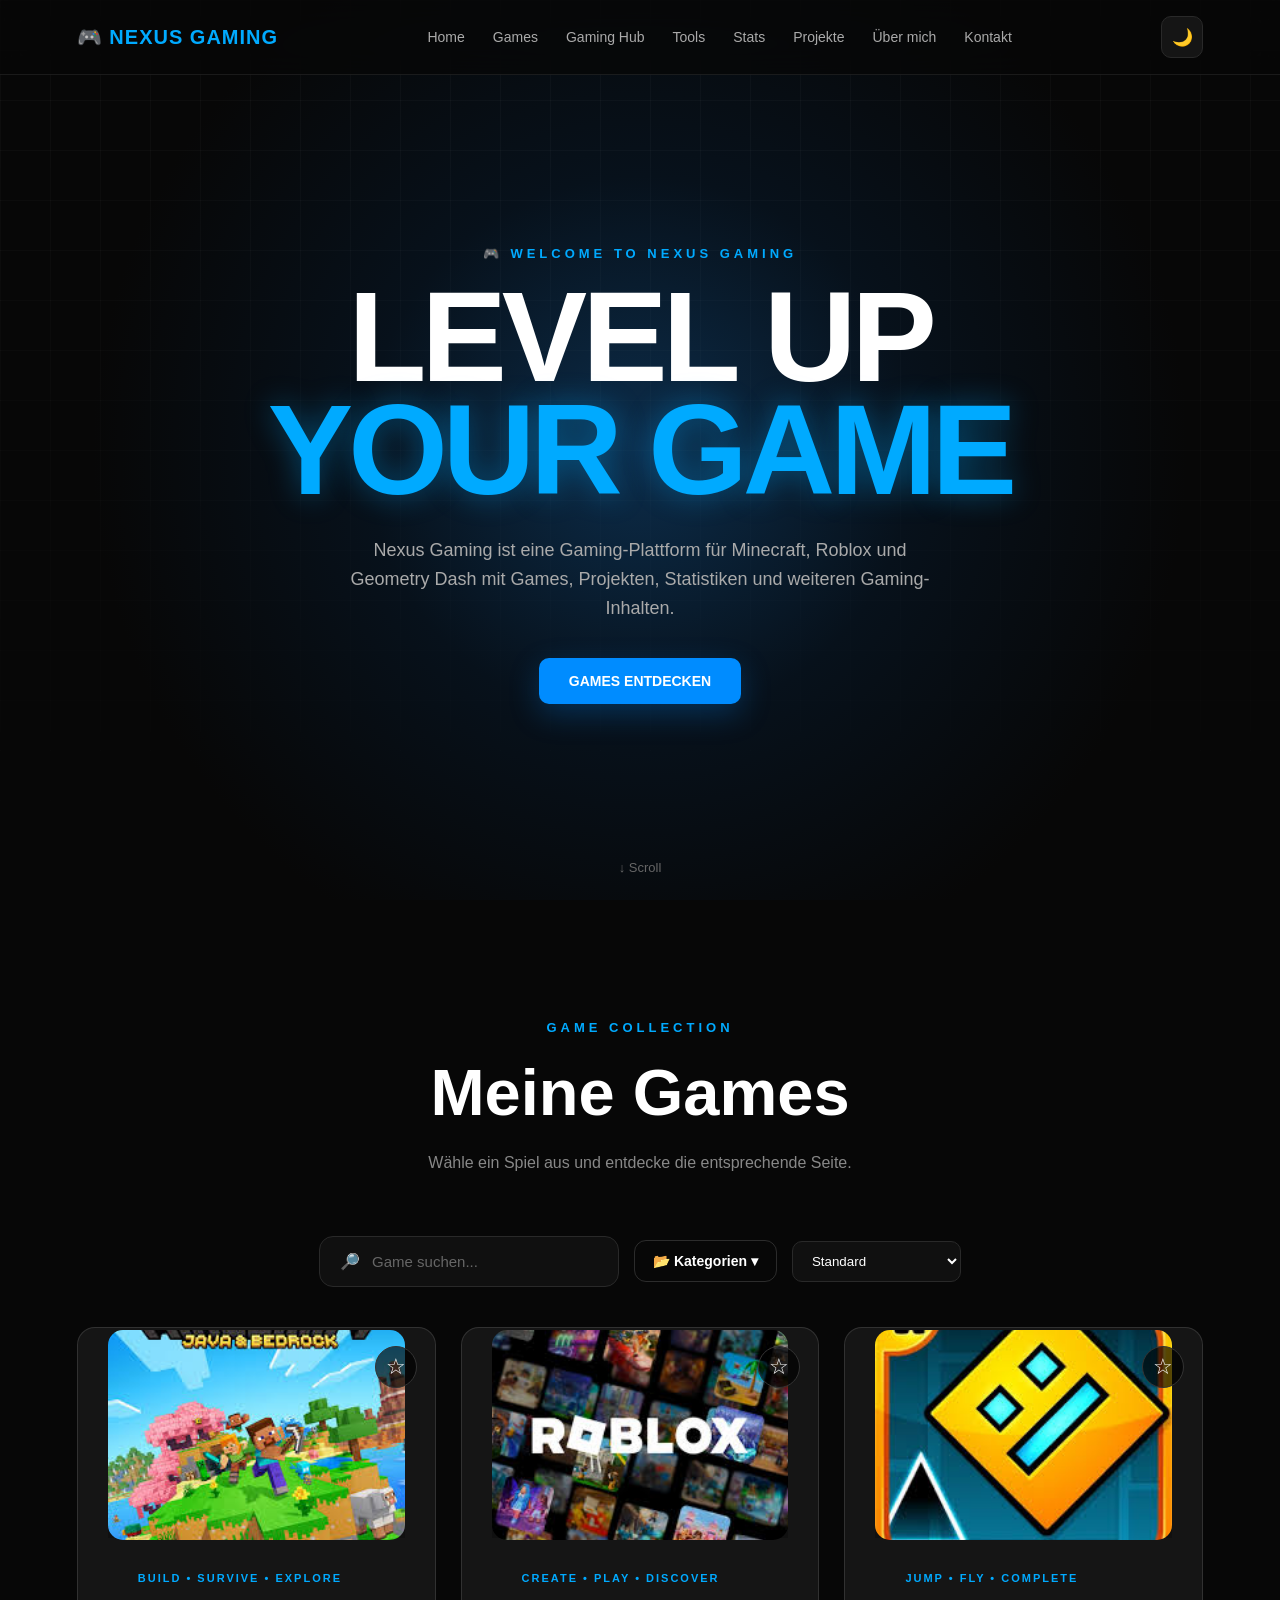
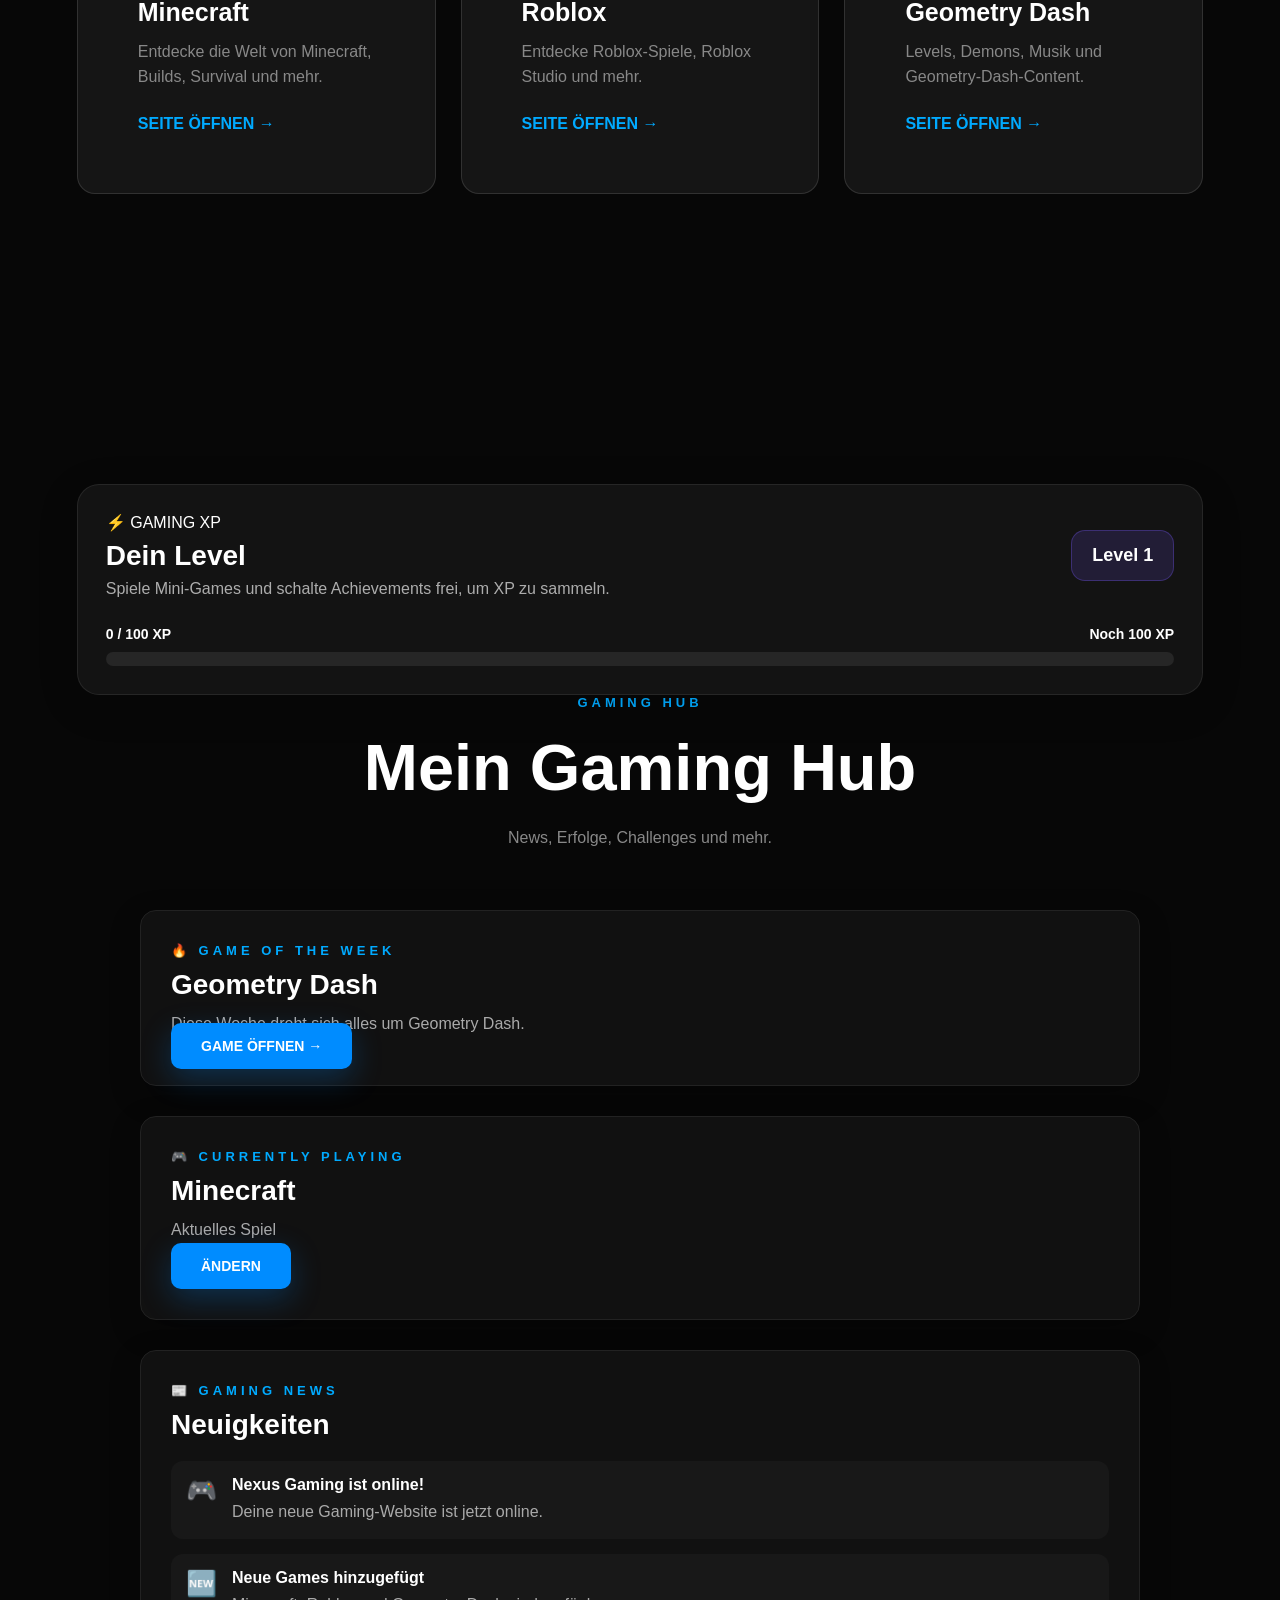
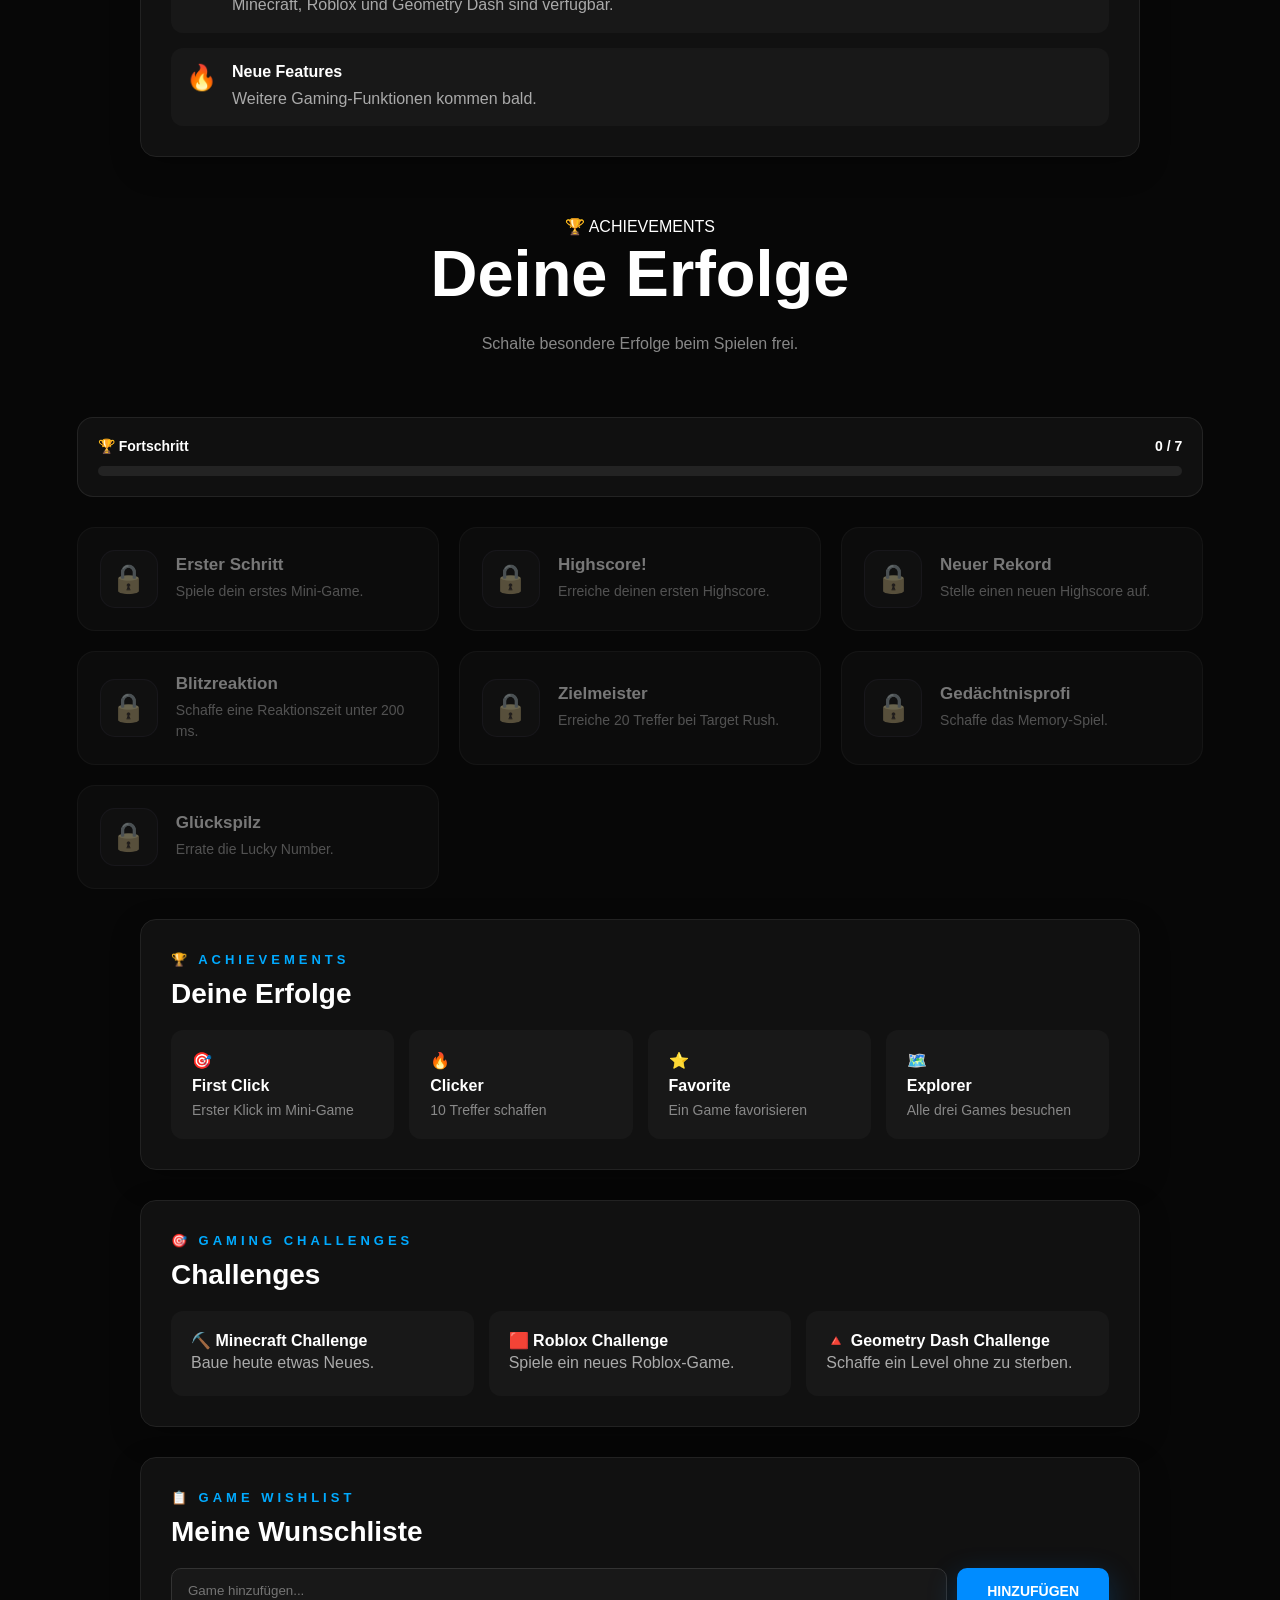
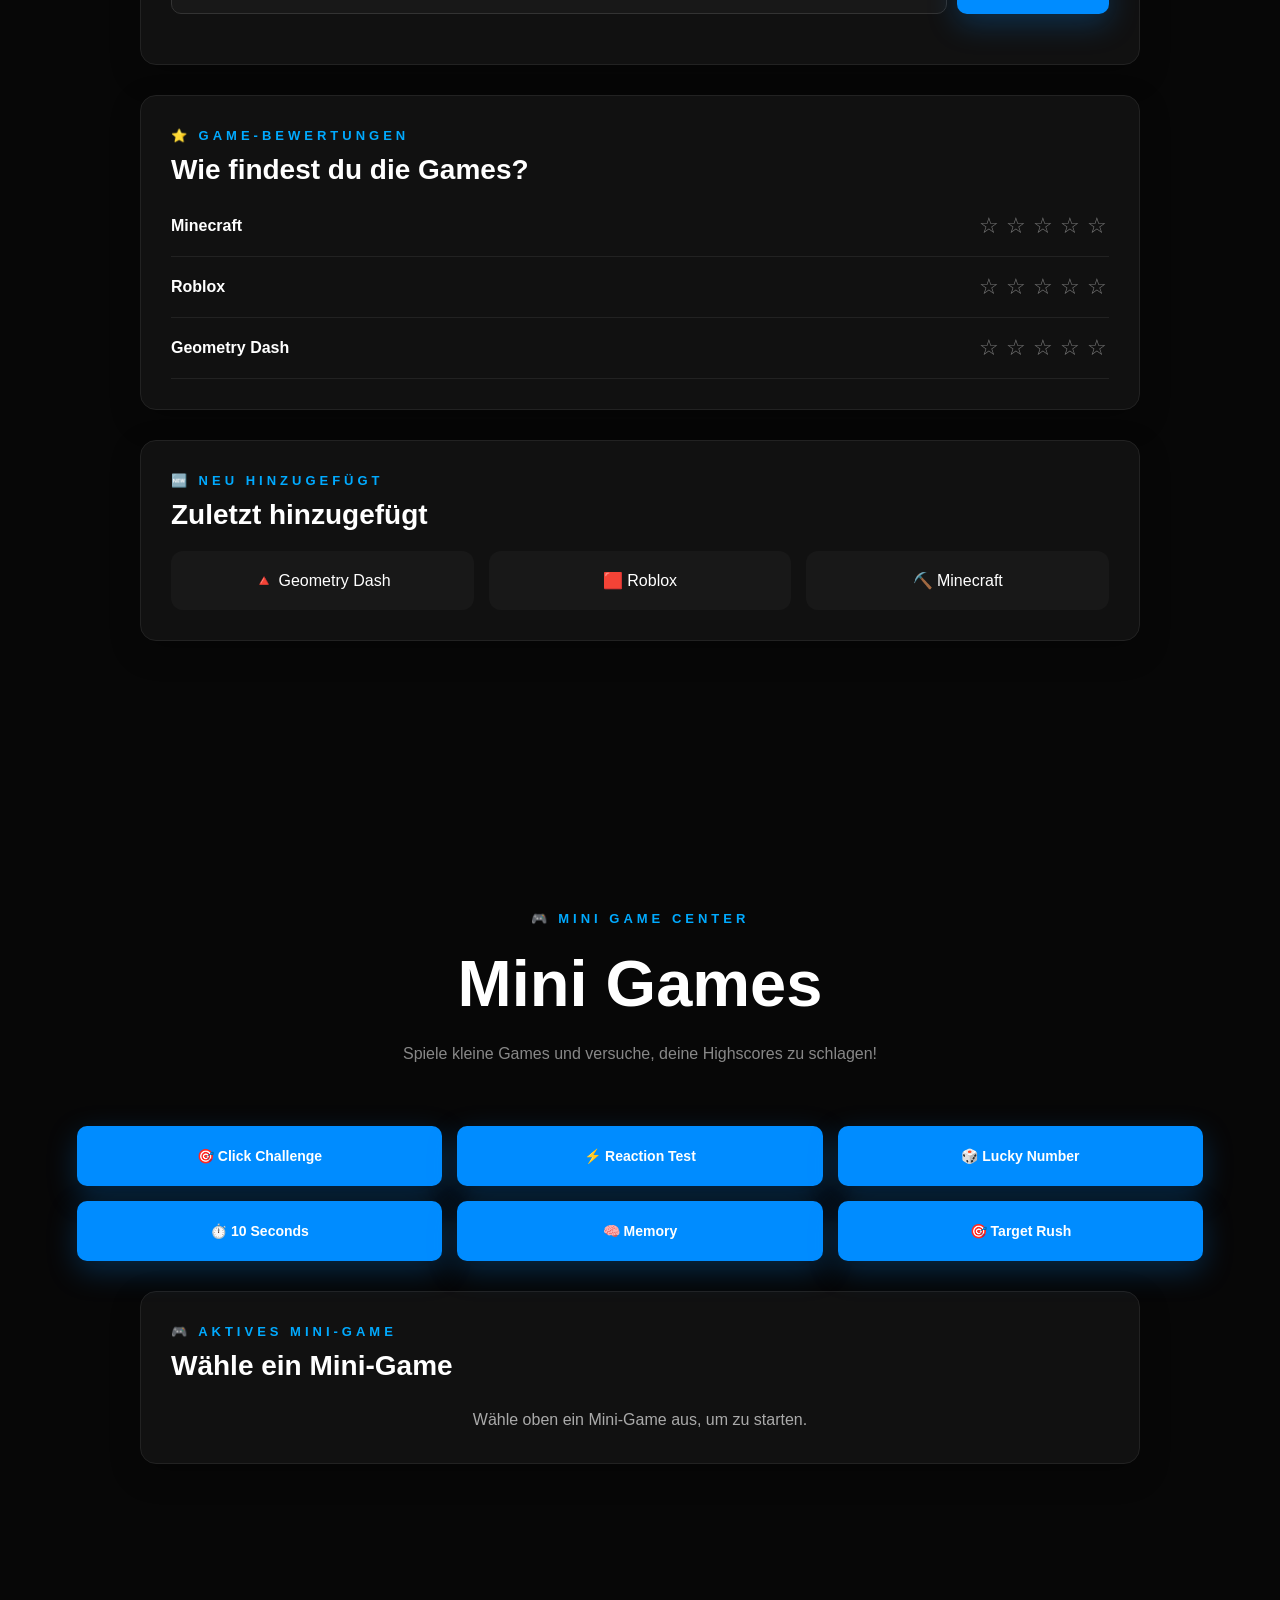
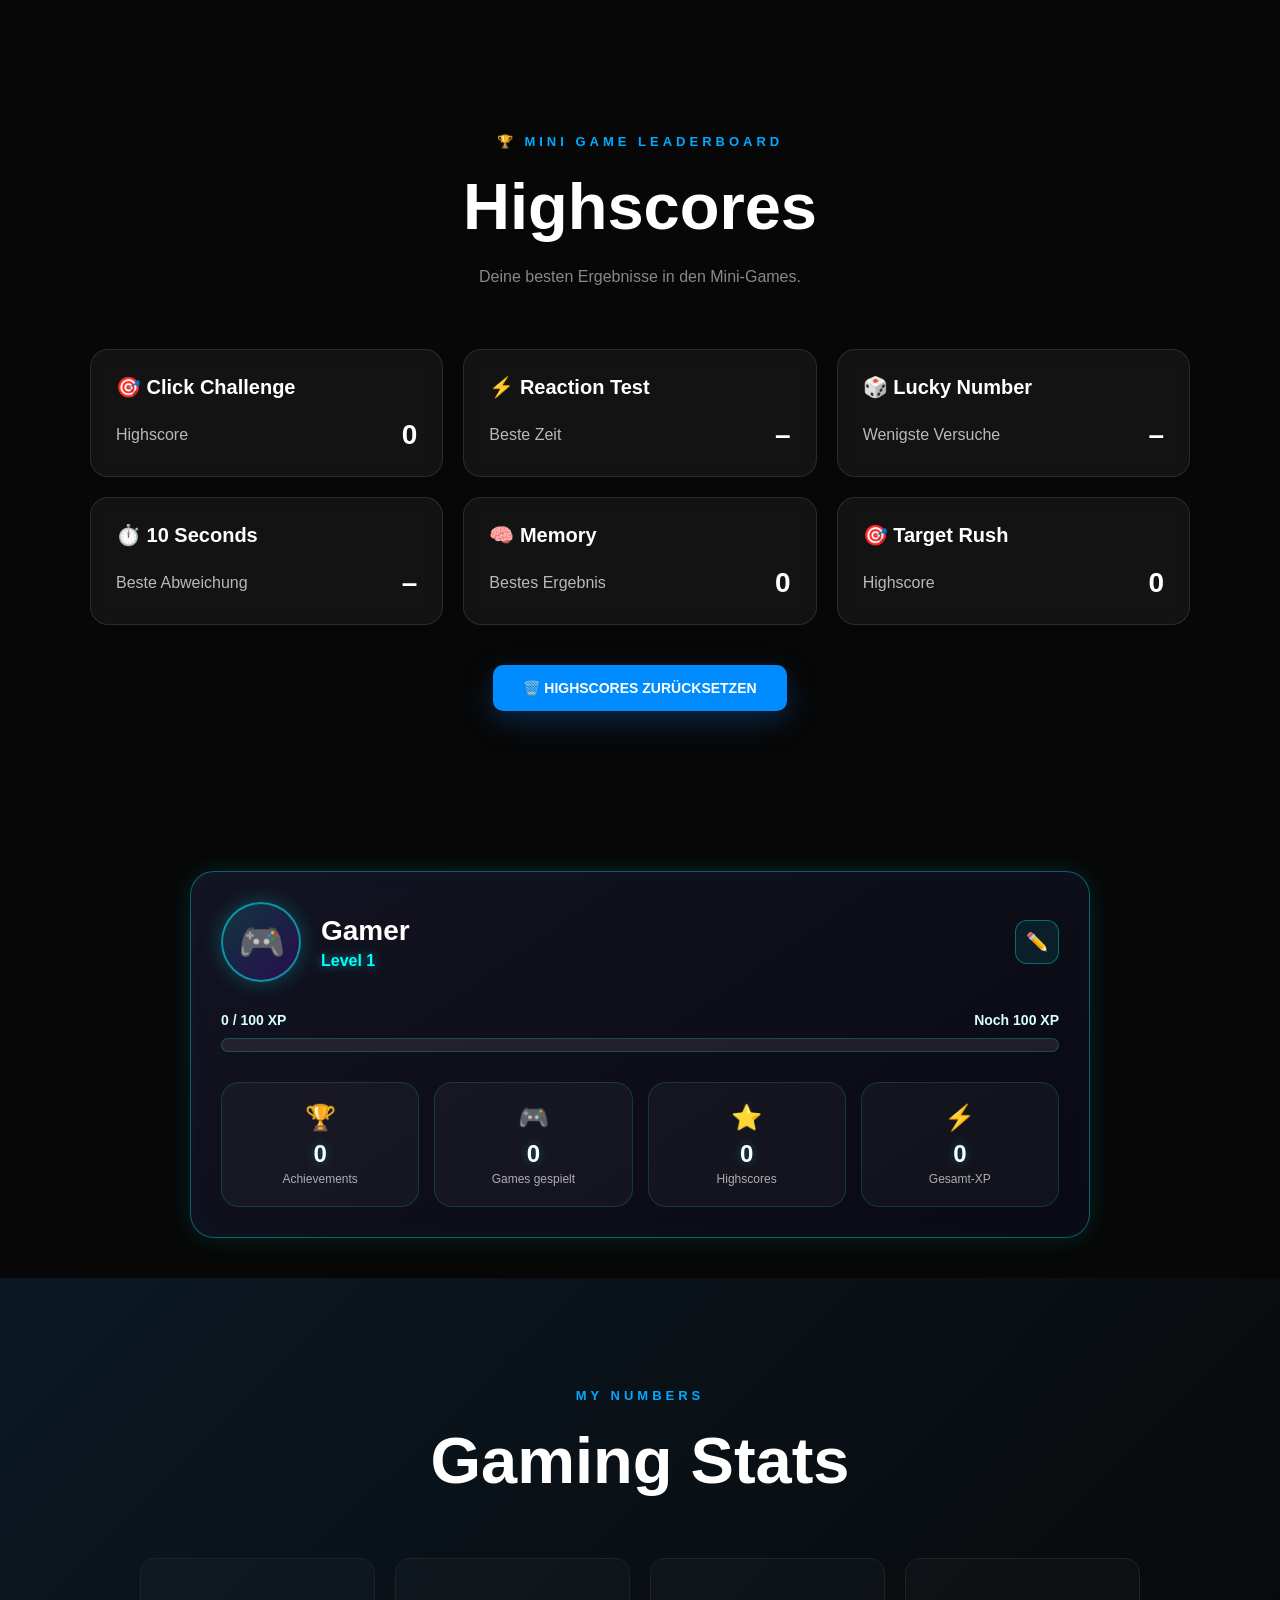
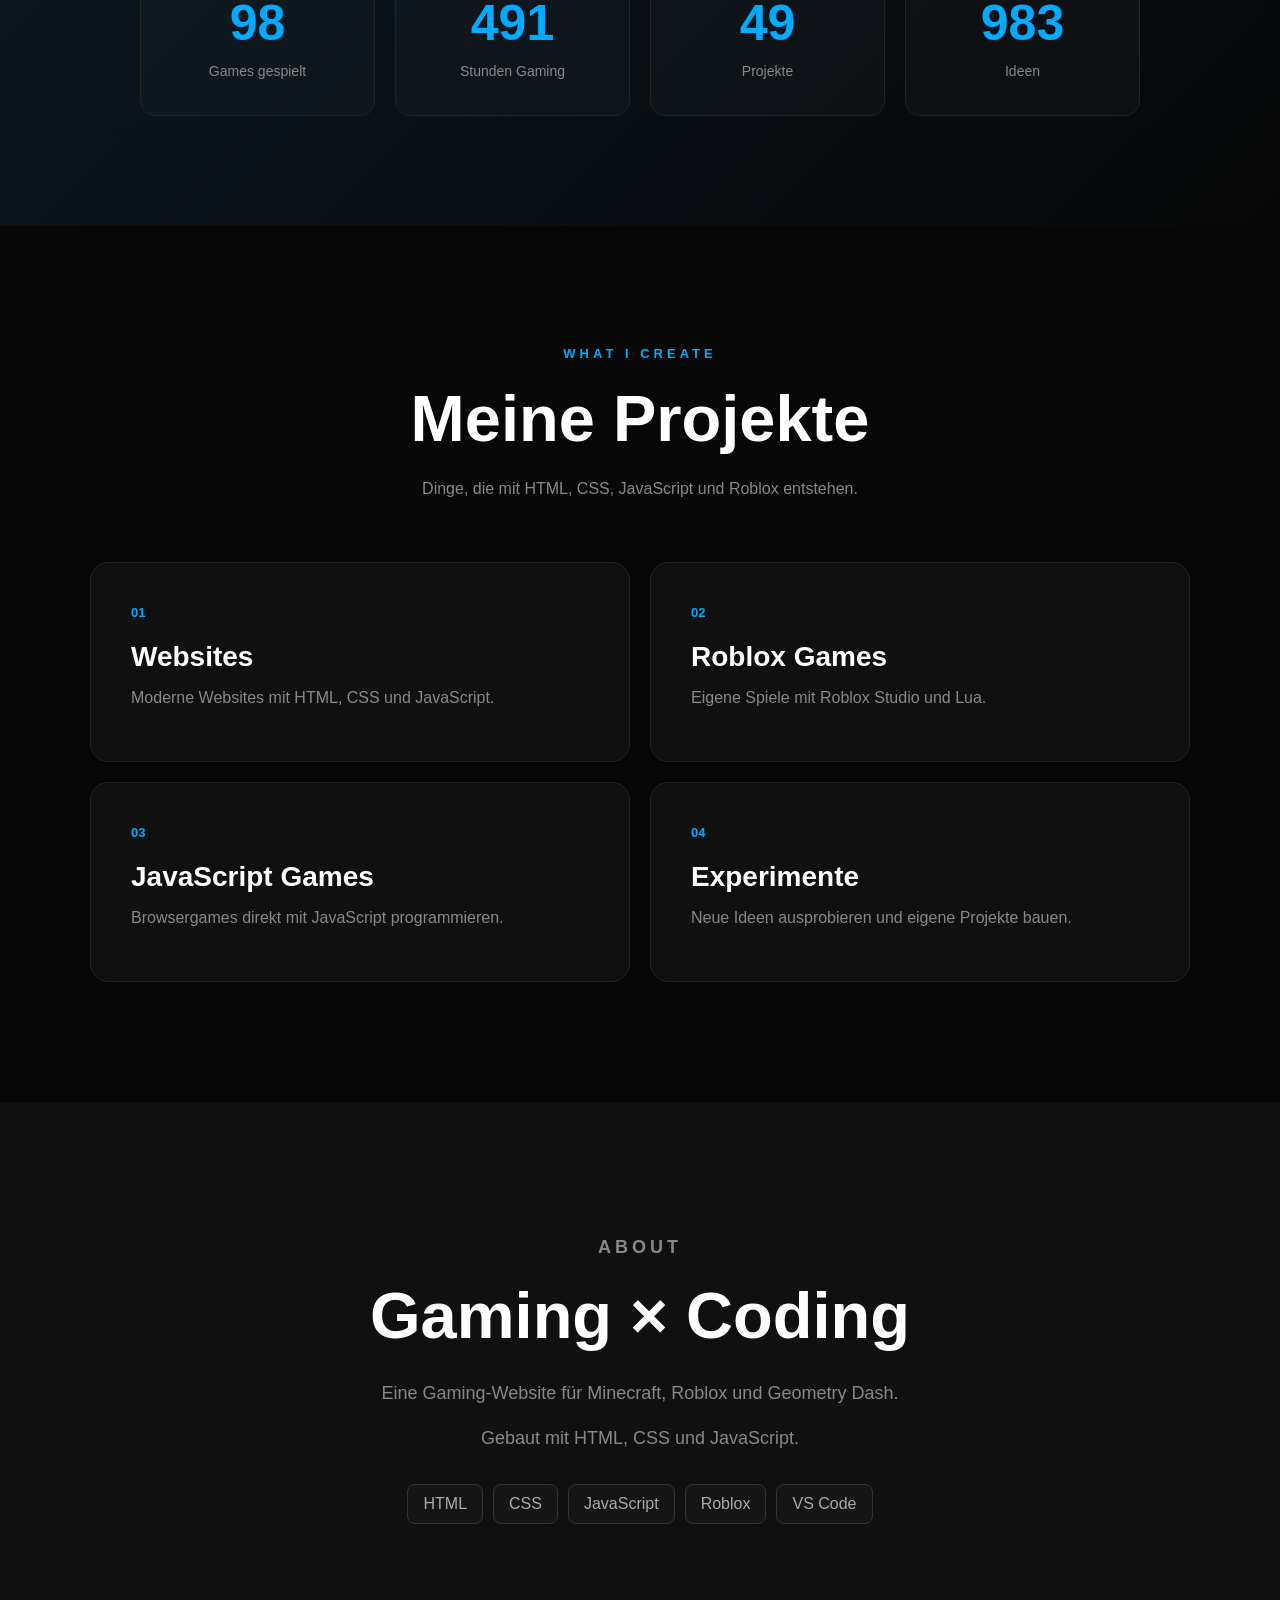
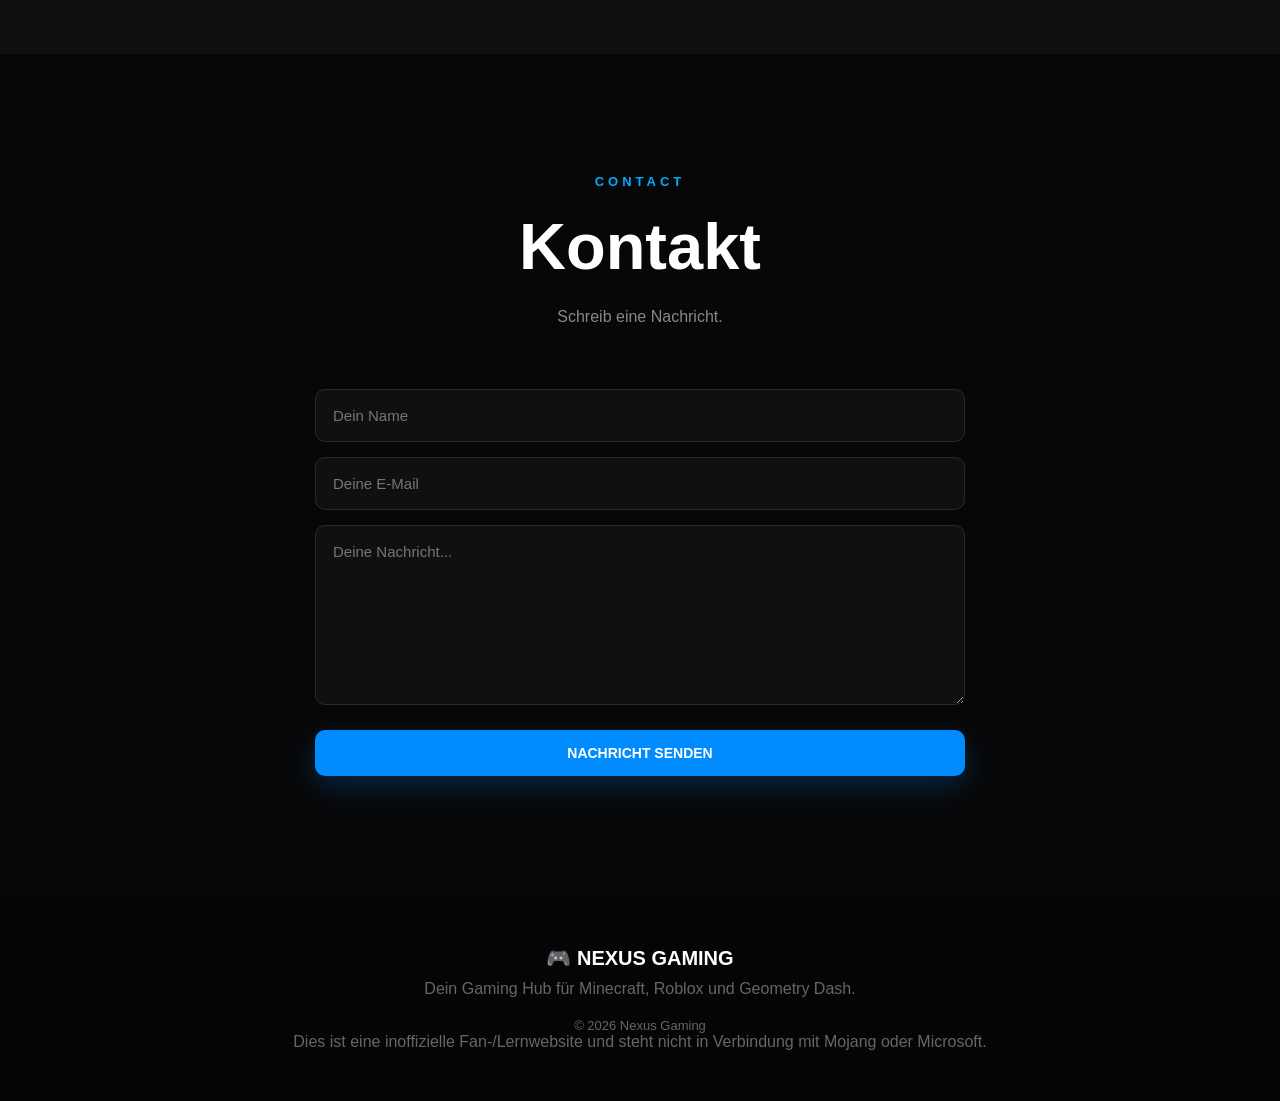
<file: index.html>
<!DOCTYPE html>
<html lang="de">

<head>
    <meta charset="UTF-8">
    <meta name="viewport" content="width=device-width, initial-scale=1.0">

    <title>Nexus Gaming – Minecraft, Roblox & Geometry Dash</title>
    
    <meta name="description"
        content="Nexus Gaming – entdecke Minecraft, Roblox und Geometry Dash, spiele kostenlose Mini-Games, sammle XP und kämpfe dich in der globalen Rangliste nach oben.">

    <meta name="robots" content="index, follow">

    <link rel="canonical" href="https://batuhanserce945-collab.github.io/nexus-gaming/">

    <link rel="stylesheet" href="style.css">
</head>

<body>

    <!-- NAVIGATION -->

    <header class="header">

        <a href="index.html" class="logo">
            🎮 <span>NEXUS GAMING</span>
        </a>

        <nav class="nav" id="nav">

            <a href="#home">Home</a>

            <a href="#games">Games</a>

            <a href="#gaming-hub">Gaming Hub</a>

            <a href="#interactive">Tools</a>

            <a href="#stats">Stats</a>

            <a href="#projects">Projekte</a>

            <a href="#about">Über mich</a>

            <a href="#contact">Kontakt</a>

            <div id="mobileMenu" class="mobile-menu">

                <a href="#home">Home</a>

                <a href="#games">Games</a>

                <a href="#gaming-hub">Gaming Hub</a>

                <a href="#interactive">Tools</a>

                <a href="#stats">Stats</a>

                <a href="#projects">Projekte</a>

                <a href="#about">Über mich</a>

                <a href="#contact">Kontakt</a>

            </div>

        </nav>
        <div class="header-buttons">

            <button id="themeButton" class="icon-button">
                🌙
            </button>

            <button id="menuButton" class="menu-button">
                ☰
            </button>

        </div>

    </header>


    <!-- HERO -->

    <main>

        <section id="home" class="hero">

            <div class="hero-background"></div>

            <div class="hero-content">

                <p class="hero-small">
                    🎮 WELCOME TO NEXUS GAMING
                </p>

                <h1>
                    LEVEL UP<br>
                    <span>YOUR GAME</span>
                </h1>

                <p class="hero-description">
                    Nexus Gaming ist eine Gaming-Plattform für Minecraft, Roblox und
            Geometry Dash mit Games, Projekten, Statistiken und weiteren
            Gaming-Inhalten.
                </p>

                <div class="hero-buttons">

                    <a href="#games" class="primary-button">
                        GAMES ENTDECKEN
                    </a>

                </div>

            </div>

            <div class="scroll-down">
                ↓ Scroll
            </div>

        </section>


        <!-- GAMES -->

        <section id="games" class="section">

            <div class="section-header">
                <p class="section-small">
                    GAME COLLECTION
                </p>

                <h2>Meine Games</h2>

                <p>
                    Wähle ein Spiel aus und entdecke
                    die entsprechende Seite.
                </p>

            </div>

            <div class="game-controls">

                <div class="game-search">
                    <span>🔎</span>

                    <input type="text" id="gameSearch" placeholder="Game suchen...">
                </div>

                <div class="category-dropdown">

                    <button id="categoryToggle" class="category-toggle" type="button">
                        📂 Kategorien ▾
                    </button>

                    <div id="categoryMenu" class="category-menu">

                        <button class="category-button active" data-category="all">
                            Alle
                        </button>

                        <button class="category-button" data-category="sandbox">
                            Sandbox
                        </button>

                        <button class="category-button" data-category="platformer">
                            Platformer
                        </button>

                        <button class="category-button" data-category="action">
                            Action
                        </button>

                        <button class="category-button" data-category="sports">
                            Sports
                        </button>

                        <button class="category-button" data-category="fighting">
                            Fighting
                        </button>

                    </div>

                </div>


                <select id="gameSort">

                    <option value="default">
                        Standard
                    </option>

                    <option value="az">
                        Name A–Z
                    </option>

                    <option value="za">
                        Name Z–A
                    </option>

                    <option value="favorites">
                        ⭐ Favoriten zuerst
                    </option>

                </select>

            </div>

            <div class="cards" id="gameGrid">

                            <!-- MINECRAFT -->

            <a href="games/minecraft.html" class="game-card reveal" data-name="Minecraft" data-category="sandbox">
                <button class="favorite-button" data-game="Minecraft" title="Zu Favoriten hinzufügen">
                    ☆
                </button>



                <div class="card-icon minecraft-icon">
                    <img src="images/minecraft.jpg" alt="Minecraft" class="game-image">
                </div>

                <div class="card-content">

                    <span class="card-tag">
                        BUILD • SURVIVE • EXPLORE
                    </span>

                    <h3>Minecraft</h3>

                    <p>
                        Entdecke die Welt von Minecraft,
                        Builds, Survival und mehr.
                    </p>

                    <span class="card-button">
                        SEITE ÖFFNEN →
                    </span>

                </div>

            </a>


            <!-- ROBLOX -->

            <a href="games/roblox.html" class="game-card reveal" data-name="Roblox" data-category="sandbox"> <button
                    class="favorite-button" data-game="Roblox" title="Zu Favoriten hinzufügen">
                    ☆
                </button>
                <div class="card-icon roblox-icon">
                    <img src="images/roblox.jpg" alt="Roblox" class="game-image">
                </div>

                <div class="card-content">

                    <span class="card-tag">
                        CREATE • PLAY • DISCOVER
                    </span>

                    <h3>Roblox</h3>

                    <p>
                        Entdecke Roblox-Spiele,
                        Roblox Studio und mehr.
                    </p>

                    <span class="card-button">
                        SEITE ÖFFNEN →
                    </span>

                </div>

            </a>


            <!-- GEOMETRY DASH -->

            <a href="games/geometry-dash.html" class="game-card reveal" data-name="Geometry Dash"
                data-category="platformer"> <button class="favorite-button" data-game="Geometry Dash"
                    title="Zu Favoriten hinzufügen">
                    ☆
                </button>
                <div class="card-icon geometry-icon">
                    <img src="images/geometry-dash.jpg" alt="Geometry Dash" class="game-image">
                </div>

                <div class="card-content">

                    <span class="card-tag">
                        JUMP • FLY • COMPLETE
                    </span>

                    <h3>Geometry Dash</h3>

                    <p>
                        Levels, Demons, Musik und
                        Geometry-Dash-Content.
                    </p>

                    <span class="card-button">
                        SEITE ÖFFNEN →
                    </span>

                </div>

            </a>

            </div>
        </section>

        <!-- =========================
     GAMING HUB
========================= -->

        <section id="gaming-hub" class="section">

            <section class="xp-section reveal">

                <div class="xp-header">

                    <div>
                        <span class="section-tag">⚡ GAMING XP</span>

                        <h2>Dein Level</h2>

                        <p>
                            Spiele Mini-Games und schalte Achievements frei,
                            um XP zu sammeln.
                        </p>
                    </div>

                    <div class="xp-level" id="xpLevel">
                        Level 1
                    </div>

                </div>

                <div class="xp-info">

                    <span id="xpAmount">
                        0 / 100 XP
                    </span>

                    <span id="xpNext">
                        Noch 100 XP
                    </span>

                </div>

                <div class="xp-bar">

                    <div id="xpBarFill" class="xp-bar-fill"></div>

                </div>

            </section>

            <div class="section-header">

                <p class="section-small">
                    GAMING HUB
                </p>

                <h2>Mein Gaming Hub</h2>

                <p>
                    News, Erfolge, Challenges und mehr.
                </p>

            </div>


            <!-- GAME OF THE WEEK -->

            <div class="gaming-feature">

                <span class="section-small">
                    🔥 GAME OF THE WEEK
                </span>

                <h3>Geometry Dash</h3>

                <p>
                    Diese Woche dreht sich alles um
                    Geometry Dash.
                </p>

                <a href="games/geometry-dash.html" class="primary-button">
                    GAME ÖFFNEN →
                </a>

            </div>


            <!-- CURRENTLY PLAYING -->

            <div class="gaming-feature">

                <span class="section-small">
                    🎮 CURRENTLY PLAYING
                </span>

                <h3 id="currentlyPlaying">
                    Geometry Dash
                </h3>

                <p>
                    Aktuelles Spiel
                </p>

                <button id="changePlaying" class="primary-button" type="button">
                    ÄNDERN
                </button>

            </div>


            <!-- GAMING NEWS -->

            <div class="gaming-feature">

                <span class="section-small">
                    📰 GAMING NEWS
                </span>

                <h3>Neuigkeiten</h3>

                <div class="news-list">

                    <article class="news-item">

                        <span>🎮</span>

                        <div>

                            <h4>Nexus Gaming ist online!</h4>

                            <p>
                                Deine neue Gaming-Website
                                ist jetzt online.
                            </p>

                        </div>

                    </article>


                    <article class="news-item">

                        <span>🆕</span>

                        <div>

                            <h4>Neue Games hinzugefügt</h4>

                            <p>
                                Minecraft, Roblox und
                                Geometry Dash sind verfügbar.
                            </p>

                        </div>

                    </article>


                    <article class="news-item">

                        <span>🔥</span>

                        <div>

                            <h4>Neue Features</h4>

                            <p>
                                Weitere Gaming-Funktionen
                                kommen bald.
                            </p>

                        </div>

                    </article>

                </div>

            </div>


            <!-- ACHIEVEMENTS -->
            <section class="achievements-section reveal">

                <div class="section-header">
                    <span class="section-tag">🏆 ACHIEVEMENTS</span>
                    <h2>Deine Erfolge</h2>
                    <p>Schalte besondere Erfolge beim Spielen frei.</p>
                </div>
                <div class="achievement-progress">

                    <div class="achievement-progress-top">
                        <span>🏆 Fortschritt</span>
                        <span id="achievementProgressText">0 / 6</span>
                    </div>

                    <div class="achievement-progress-bar">
                        <div id="achievementProgressFill" class="achievement-progress-fill"></div>
                    </div>

                </div>
                <div class="achievements-grid" id="achievementsGrid"></div>

            </section>
            <div class="gaming-feature">

                <span class="section-small">
                    🏆 ACHIEVEMENTS
                </span>

                <h3>Deine Erfolge</h3>

                <div class="achievement-grid">

                    <div class="achievement" data-achievement="first-click">
                        🎯
                        <strong>First Click</strong>
                        <span>Erster Klick im Mini-Game</span>
                    </div>


                    <div class="achievement" data-achievement="10-clicks">
                        🔥
                        <strong>Clicker</strong>
                        <span>10 Treffer schaffen</span>
                    </div>


                    <div class="achievement" data-achievement="favorite">
                        ⭐
                        <strong>Favorite</strong>
                        <span>Ein Game favorisieren</span>
                    </div>


                    <div class="achievement" data-achievement="explorer">
                        🗺️
                        <strong>Explorer</strong>
                        <span>Alle drei Games besuchen</span>
                    </div>

                </div>

            </div>


            <!-- CHALLENGES -->

            <div class="gaming-feature">

                <span class="section-small">
                    🎯 GAMING CHALLENGES
                </span>

                <h3>Challenges</h3>

                <div class="challenge-list">

                    <div class="challenge">

                        <strong>
                            ⛏️ Minecraft Challenge
                        </strong>

                        <p>
                            Baue heute etwas Neues.
                        </p>

                    </div>


                    <div class="challenge">

                        <strong>
                            🟥 Roblox Challenge
                        </strong>

                        <p>
                            Spiele ein neues Roblox-Game.
                        </p>

                    </div>


                    <div class="challenge">

                        <strong>
                            🔺 Geometry Dash Challenge
                        </strong>

                        <p>
                            Schaffe ein Level ohne zu sterben.
                        </p>

                    </div>

                </div>

            </div>


            <!-- WISHLIST -->

            <div class="gaming-feature">

                <span class="section-small">
                    📋 GAME WISHLIST
                </span>

                <h3>Meine Wunschliste</h3>

                <div class="wishlist-input">

                    <input type="text" id="wishlistInput" placeholder="Game hinzufügen...">

                    <button id="wishlistAdd" class="primary-button" type="button">
                        HINZUFÜGEN
                    </button>

                </div>


                <ul id="wishlist"></ul>

            </div>


            <!-- GAME RATINGS -->

            <div class="gaming-feature">

                <span class="section-small">
                    ⭐ GAME-BEWERTUNGEN
                </span>

                <h3>Wie findest du die Games?</h3>


                <div class="rating">

                    <strong>Minecraft</strong>

                    <div class="stars" data-game="Minecraft">
                        <button type="button">★</button>
                        <button type="button">★</button>
                        <button type="button">★</button>
                        <button type="button">★</button>
                        <button type="button">★</button>
                    </div>

                </div>


                <div class="rating">

                    <strong>Roblox</strong>

                    <div class="stars" data-game="Roblox">
                        <button type="button">★</button>
                        <button type="button">★</button>
                        <button type="button">★</button>
                        <button type="button">★</button>
                        <button type="button">★</button>
                    </div>

                </div>


                <div class="rating">

                    <strong>Geometry Dash</strong>

                    <div class="stars" data-game="Geometry Dash">
                        <button type="button">★</button>
                        <button type="button">★</button>
                        <button type="button">★</button>
                        <button type="button">★</button>
                        <button type="button">★</button>
                    </div>

                </div>

            </div>


            <!-- NEW GAMES -->

            <div class="gaming-feature">

                <span class="section-small">
                    🆕 NEU HINZUGEFÜGT
                </span>

                <h3>Zuletzt hinzugefügt</h3>

                <div class="new-games">

                    <div>🔺 Geometry Dash</div>

                    <div>🟥 Roblox</div>

                    <div>⛏️ Minecraft</div>

                </div>

            </div>

        </section>

        <!-- =========================
     MINI GAME CENTER
========================= -->

        <section id="interactive" class="section">

            <div class="section-header">

                <p class="section-small">
                    🎮 MINI GAME CENTER
                </p>

                <h2>Mini Games</h2>

                <p>
                    Spiele kleine Games und versuche,
                    deine Highscores zu schlagen!
                </p>

            </div>


            <!-- GAME AUSWAHL -->

            <div class="mini-game-selector">

                <button class="minigame-open primary-button" data-game="click" type="button">
                    🎯 Click Challenge
                </button>

                <button class="minigame-open primary-button" data-game="reaction" type="button">
                    ⚡ Reaction Test
                </button>

                <button class="minigame-open primary-button" data-game="lucky" type="button">
                    🎲 Lucky Number
                </button>

                <button class="minigame-open primary-button" data-game="ten" type="button">
                    ⏱️ 10 Seconds
                </button>

                <button class="minigame-open primary-button" data-game="memory" type="button">
                    🧠 Memory
                </button>

                <button class="minigame-open primary-button" data-game="target" type="button">
                    🎯 Target Rush
                </button>

            </div>


            <!-- AKTIVES GAME -->

            <div class="gaming-feature mini-game-container">

                <span class="section-small">
                    🎮 AKTIVES MINI-GAME
                </span>

                <h3 id="activeGameTitle">
                    Wähle ein Mini-Game
                </h3>

                <div id="miniGameArea">

                    <p>
                        Wähle oben ein Mini-Game aus,
                        um zu starten.
                    </p>

                </div>

            </div>

        </section>

        <!-- =========================
     MINI GAME LEADERBOARD
========================= -->

        <section id="leaderboard" class="section">

            <div class="section-header">

                <p class="section-small">
                    🏆 MINI GAME LEADERBOARD
                </p>

                <h2>Highscores</h2>

                <p>
                    Deine besten Ergebnisse in den Mini-Games.
                </p>

            </div>

            <div class="leaderboard-container">

                <div class="leaderboard-card">

                    <h3>🎯 Click Challenge</h3>

                    <div class="leaderboard-score">
                        <span>Highscore</span>
                        <strong id="highscore-click">0</strong>
                    </div>

                </div>


                <div class="leaderboard-card">

                    <h3>⚡ Reaction Test</h3>

                    <div class="leaderboard-score">
                        <span>Beste Zeit</span>
                        <strong id="highscore-reaction">–</strong>
                    </div>

                </div>


                <div class="leaderboard-card">

                    <h3>🎲 Lucky Number</h3>

                    <div class="leaderboard-score">
                        <span>Wenigste Versuche</span>
                        <strong id="highscore-lucky">–</strong>
                    </div>

                </div>


                <div class="leaderboard-card">

                    <h3>⏱️ 10 Seconds</h3>

                    <div class="leaderboard-score">
                        <span>Beste Abweichung</span>
                        <strong id="highscore-ten">–</strong>
                    </div>

                </div>


                <div class="leaderboard-card">

                    <h3>🧠 Memory</h3>

                    <div class="leaderboard-score">
                        <span>Bestes Ergebnis</span>
                        <strong id="highscore-memory">0</strong>
                    </div>

                </div>


                <div class="leaderboard-card">

                    <h3>🎯 Target Rush</h3>

                    <div class="leaderboard-score">
                        <span>Highscore</span>
                        <strong id="highscore-target">0</strong>
                    </div>

                </div>

            </div>


            <div class="leaderboard-reset">

                <button id="resetHighscores" class="primary-button" type="button">
                    🗑️ HIGHSCORES ZURÜCKSETZEN
                </button>

            </div>

        </section>
        <!-- STATS -->

        <section class="profile-section reveal">

    <div class="profile-card">

        <!-- PROFIL KOPF -->

        <div class="profile-header">

            <div class="profile-avatar">
                🎮
            </div>

            <div class="profile-info">

                <h2 id="profileName">
                    Gamer
                </h2>

                <p id="profileLevel">
                    Level 1
                </p>

            </div>

            <button
                id="changeProfileName"
                class="profile-edit-button"
                type="button"
                title="Profilname ändern"
            >
                ✏️
            </button>

        </div>


        <!-- XP -->

        <div class="profile-xp">

            <div class="profile-xp-top">

                <span id="profileXP">
                    0 / 100 XP
                </span>

                <span id="profileXPNext">
                    Noch 100 XP
                </span>

            </div>

            <div class="profile-xp-bar">

                <div
                    id="profileXPFill"
                    class="profile-xp-fill"
                ></div>

            </div>

        </div>


        <!-- STATISTIKEN -->

        <div class="profile-stats">

            <div class="profile-stat">

                <span class="profile-stat-icon">
                    🏆
                </span>

                <strong id="profileAchievements">
                    0
                </strong>

                <span>
                    Achievements
                </span>

            </div>


            <div class="profile-stat">

                <span class="profile-stat-icon">
                    🎮
                </span>

                <strong id="profileGames">
                    0
                </strong>

                <span>
                    Games gespielt
                </span>

            </div>


            <div class="profile-stat">

                <span class="profile-stat-icon">
                    ⭐
                </span>

                <strong id="profileHighscores">
                    0
                </strong>

                <span>
                    Highscores
                </span>

            </div>


            <div class="profile-stat">

                <span class="profile-stat-icon">
                    ⚡
                </span>

                <strong id="profileTotalXP">
                    0
                </strong>

                <span>
                    Gesamt-XP
                </span>

            </div>

        </div>

    </div>

</section>
        <section id="stats" class="stats-section">

            <div class="section-header">

                <p class="section-small">
                    MY NUMBERS
                </p>

                <h2>Gaming Stats</h2>

            </div>


            <div class="stats-container">

                <div class="stat">

                    <span class="stat-number" data-target="100">
                        0
                    </span>

                    <span class="stat-label">
                        Games gespielt
                    </span>

                </div>


                <div class="stat">

                    <span class="stat-number" data-target="500">
                        0
                    </span>

                    <span class="stat-label">
                        Stunden Gaming
                    </span>

                </div>


                <div class="stat">

                    <span class="stat-number" data-target="50">
                        0
                    </span>

                    <span class="stat-label">
                        Projekte
                    </span>

                </div>


                <div class="stat">

                    <span class="stat-number" data-target="1000">
                        0
                    </span>

                    <span class="stat-label">
                        Ideen
                    </span>

                </div>

            </div>

        </section>


        <!-- PROJEKTE -->

        <section id="projects" class="section">

            <div class="section-header">

                <p class="section-small">
                    WHAT I CREATE
                </p>

                <h2>Meine Projekte</h2>

                <p>
                    Dinge, die mit HTML, CSS, JavaScript
                    und Roblox entstehen.
                </p>

            </div>


            <div class="project-grid">

                <article class="project">

                    <span class="project-number">01</span>

                    <h3>Websites</h3>

                    <p>
                        Moderne Websites mit HTML,
                        CSS und JavaScript.
                    </p>

                </article>


                <article class="project">

                    <span class="project-number">02</span>

                    <h3>Roblox Games</h3>

                    <p>
                        Eigene Spiele mit Roblox Studio
                        und Lua.
                    </p>

                </article>


                <article class="project">

                    <span class="project-number">03</span>

                    <h3>JavaScript Games</h3>

                    <p>
                        Browsergames direkt mit
                        JavaScript programmieren.
                    </p>

                </article>


                <article class="project">

                    <span class="project-number">04</span>

                    <h3>Experimente</h3>

                    <p>
                        Neue Ideen ausprobieren und
                        eigene Projekte bauen.
                    </p>

                </article>

            </div>

        </section>


        <!-- ABOUT -->

        <section id="about" class="about-section">

            <div class="about-content">

                <p class="section-small">
                    ABOUT
                </p>

                <h2>
                    Gaming × Coding
                </h2>

                <p>
                    Eine Gaming-Website für Minecraft,
                    Roblox und Geometry Dash.
                </p>

                <p>
                    Gebaut mit HTML, CSS und JavaScript.
                </p>

                <div class="skills">

                    <span>HTML</span>
                    <span>CSS</span>
                    <span>JavaScript</span>
                    <span>Roblox</span>
                    <span>VS Code</span>

                </div>

            </div>

        </section>


        <!-- CONTACT -->

        <section id="contact" class="section">

            <div class="section-header">

                <p class="section-small">
                    CONTACT
                </p>

                <h2>Kontakt</h2>

                <p>
                    Schreib eine Nachricht.
                </p>

            </div>


            <form id="contactForm" class="contact-form">

                <input type="text" id="name" placeholder="Dein Name" required>

                <input type="email" id="email" placeholder="Deine E-Mail" required>

                <textarea id="message" placeholder="Deine Nachricht..." required></textarea>

                <button type="submit" class="primary-button">
                    NACHRICHT SENDEN
                </button>

            </form>

        </section>

    </main>



    <!-- FOOTER -->

    <!-- FOOTER -->

    <footer>

        <div class="footer-logo">
            🎮 NEXUS GAMING
        </div>

        <p>
            Dein Gaming Hub für Minecraft, Roblox
            und Geometry Dash.
        </p>

        <p class="copyright">
            © 2026 Nexus Gaming
        </p>

        <p class="disclaimer">
            Dies ist eine inoffizielle Fan-/Lernwebsite und steht nicht in Verbindung mit Mojang oder Microsoft.
        </p>

    </footer>


    <!-- TOAST -->

    <div id="toast" class="toast">
        Nachricht
    </div>


    <!-- TOP BUTTON -->

    <button id="topButton" class="top-button">
        ↑
    </button>


    <script src="script.js"></script>

</body>

</html>
</file>
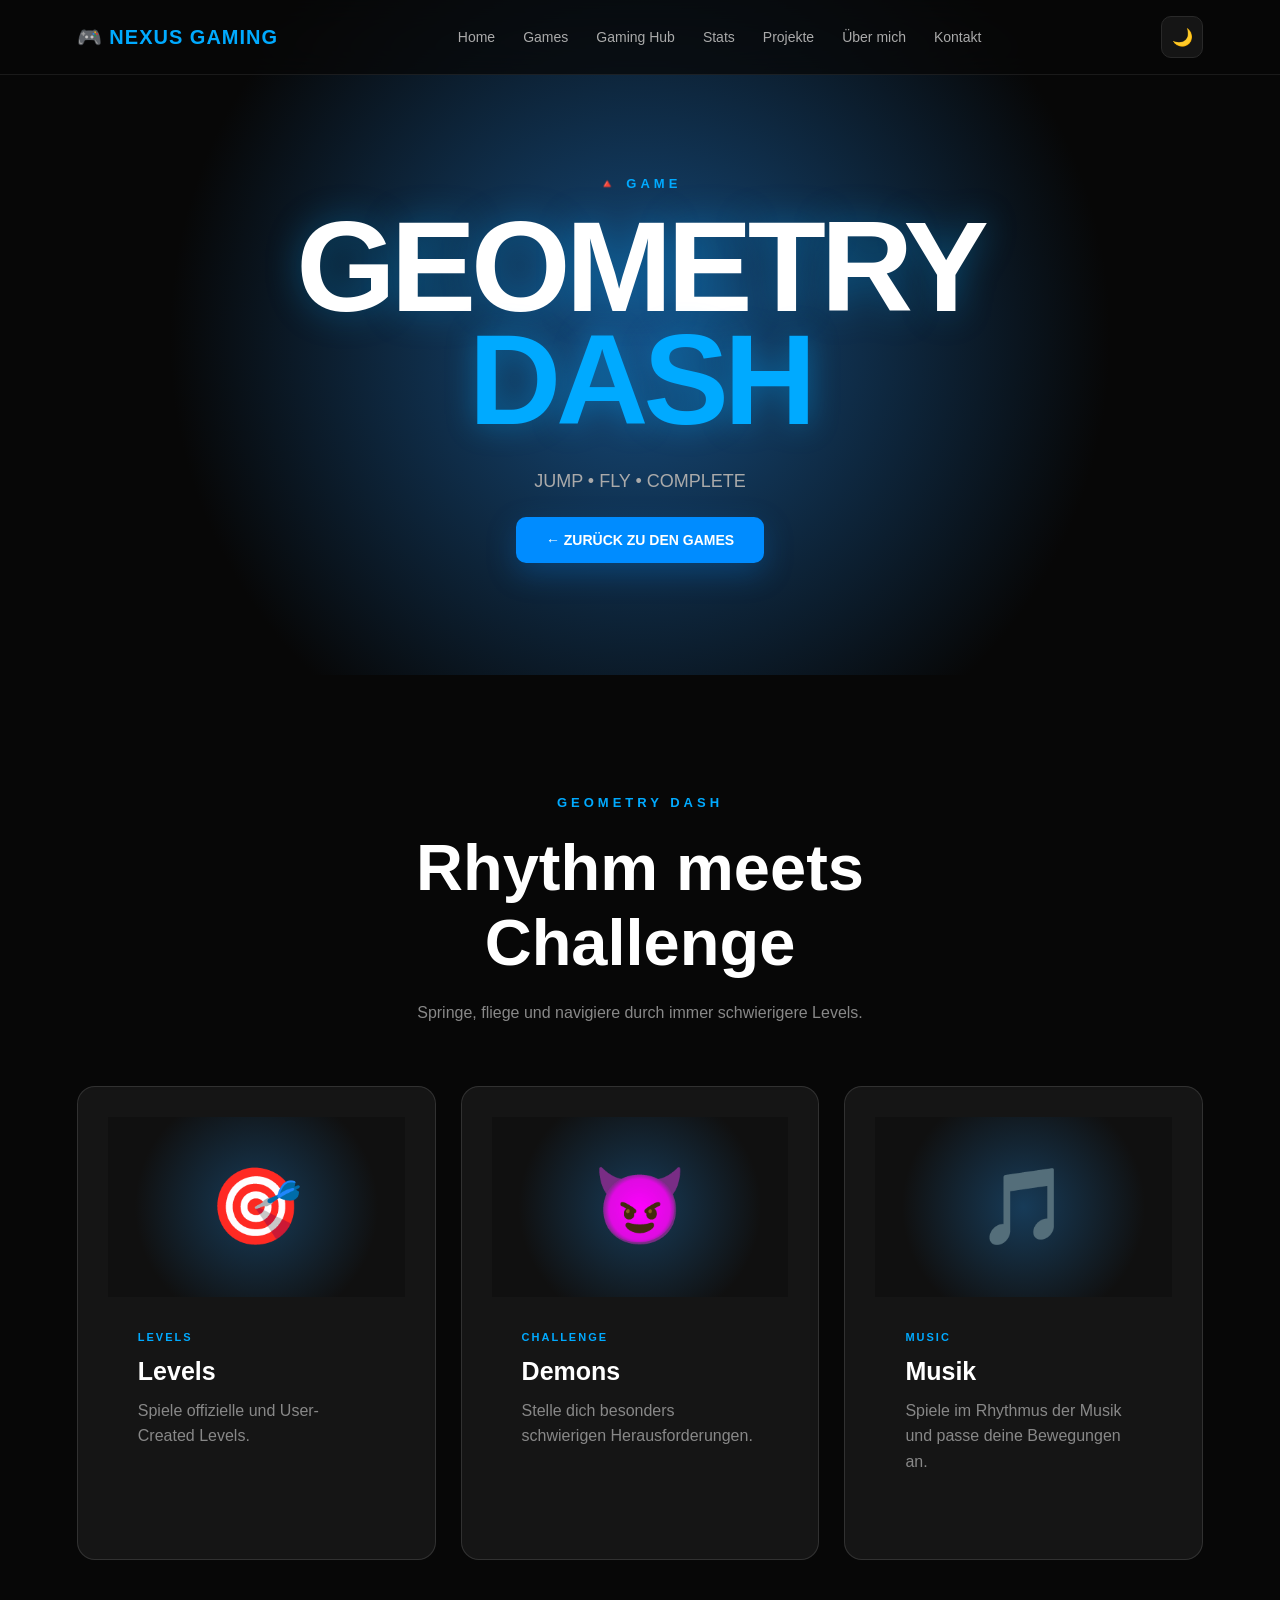
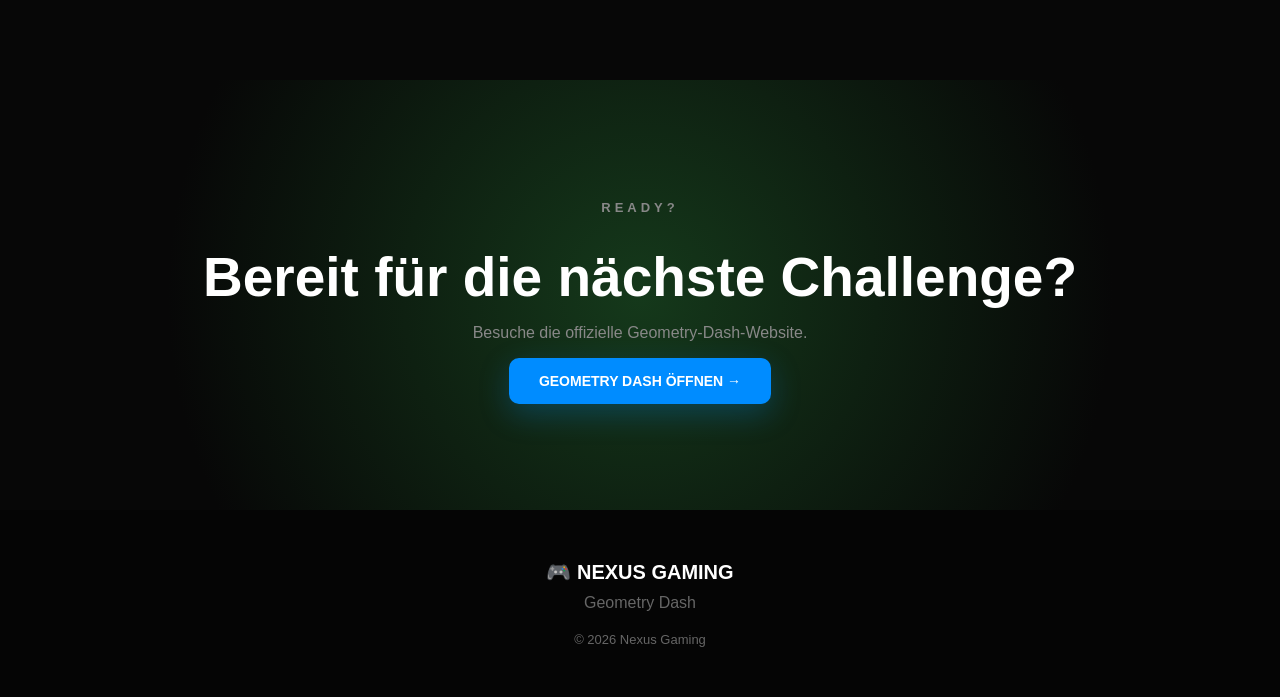
<file: games/geometry-dash.html>
<!DOCTYPE html>
<html lang="de">

    <head>

    <meta charset="UTF-8">

    <meta
        name="viewport"
        content="width=device-width, initial-scale=1.0"
    >

    <title>Geometry Dash – Levels, Tipps & Gaming | Nexus Gaming</title>

    <meta
        name="description"
        content="Entdecke Geometry Dash auf Nexus Gaming: Levels, Demons, Musik, Tipps und spannende Gaming-Inhalte."
    >

    <meta
        name="robots"
        content="index, follow"
    >

    <link
        rel="canonical"
        href="https://batuhanserce945-collab.github.io/nexus-gaming/games/geometry-dash.html"
    >

    <link
        rel="stylesheet"
        href="../style.css"
    >

</head>

<body>

<header class="header">

    <a href="../index.html" class="logo">
        🎮 <span>NEXUS GAMING</span>
    </a>

    <nav class="nav">

        <a href="../index.html">
            Home
        </a>

        <a href="../index.html#games">
            Games
        </a>

        <a href="../index.html#gaming-hub">Gaming Hub</a>

        <a href="../index.html#stats">
            Stats
        </a>

        <a href="../index.html#projects">
            Projekte
        </a>

        <a href="../index.html#about">
            Über mich
        </a>

        <a href="../index.html#contact">
            Kontakt
        </a>

    </nav>

    <button id="themeButton" class="icon-button">
        🌙
    </button>

</header>


<main>

    <section class="hero game-page-hero gd-hero">

        <div class="hero-content">

            <p class="hero-small">
                🔺 GAME
            </p>

            <h1>
                GEOMETRY<br>
                <span>DASH</span>
            </h1>

            <p class="hero-description">
                JUMP • FLY • COMPLETE
            </p>

            <a
                href="../index.html#games"
                class="primary-button"
            >
                ← ZURÜCK ZU DEN GAMES
            </a>

        </div>

    </section>


    <section class="section">

        <div class="section-header">

            <p class="section-small">
                GEOMETRY DASH
            </p>

            <h2>Rhythm meets Challenge</h2>

            <p>
                Springe, fliege und navigiere durch
                immer schwierigere Levels.
            </p>

        </div>


        <div class="cards">


            <article class="game-card">

                <div class="card-icon">
                    🎯
                </div>

                <div class="card-content">

                    <span class="card-tag">
                        LEVELS
                    </span>

                    <h3>Levels</h3>

                    <p>
                        Spiele offizielle und
                        User-Created Levels.
                    </p>

                </div>

            </article>


            <article class="game-card">

                <div class="card-icon">
                    😈
                </div>

                <div class="card-content">

                    <span class="card-tag">
                        CHALLENGE
                    </span>

                    <h3>Demons</h3>

                    <p>
                        Stelle dich besonders schwierigen
                        Herausforderungen.
                    </p>

                </div>

            </article>


            <article class="game-card">

                <div class="card-icon">
                    🎵
                </div>

                <div class="card-content">

                    <span class="card-tag">
                        MUSIC
                    </span>

                    <h3>Musik</h3>

                    <p>
                        Spiele im Rhythmus der Musik
                        und passe deine Bewegungen an.
                    </p>

                </div>

            </article>


        </div>

    </section>
    <section class="cta-section">

    <p class="section-small">
        READY?
    </p>

    <h2>
        Bereit für die nächste Challenge?
    </h2>

    <p>
        Besuche die offizielle Geometry-Dash-Website.
    </p>

    <a
        href="https://www.robtopgames.com/"
        target="_blank"
        rel="noopener noreferrer"
        class="primary-button"
    >
        GEOMETRY DASH ÖFFNEN →
    </a>

</section>
</main>


<footer>

    <div class="footer-logo">
        🎮 NEXUS GAMING
    </div>

    <p>
        Geometry Dash
    </p>

    <p class="copyright">
        © 2026 Nexus Gaming
    </p>

</footer>


<script src="../script.js"></script>

</body>

</html>
</file>
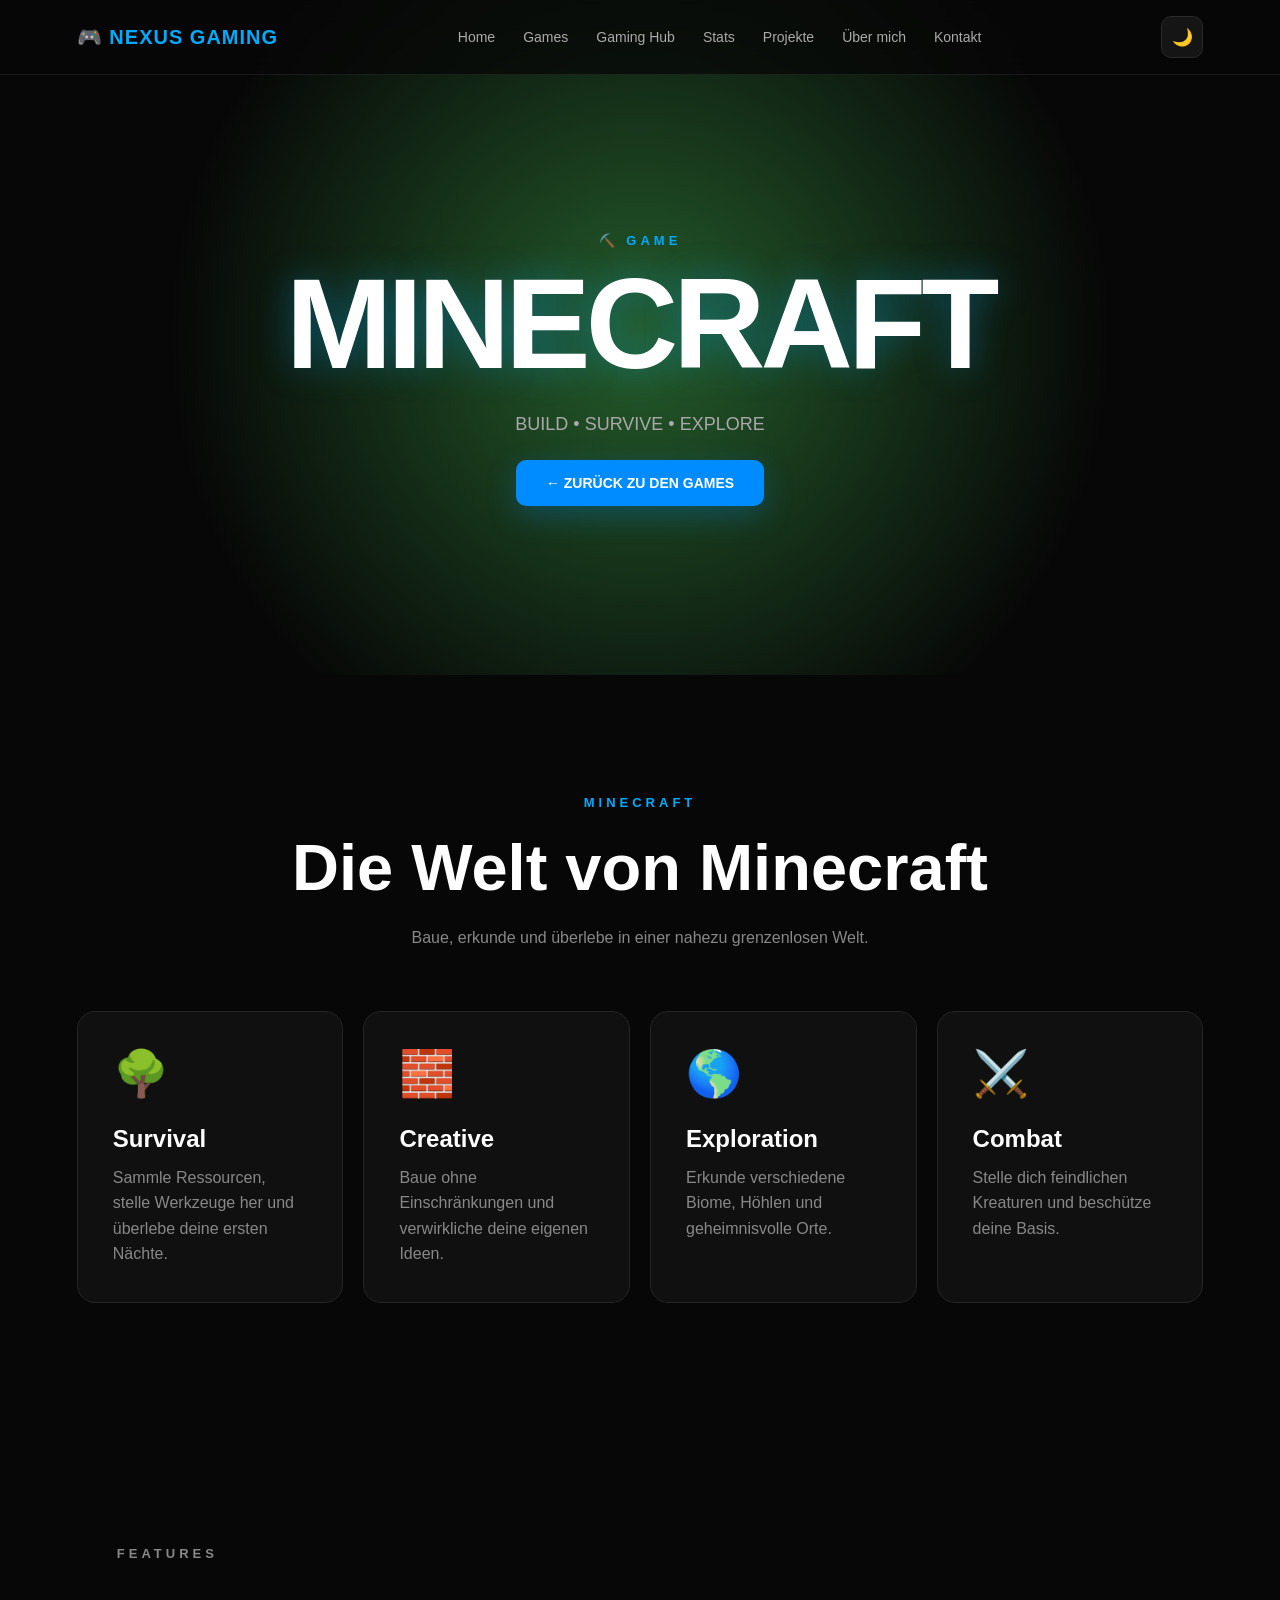
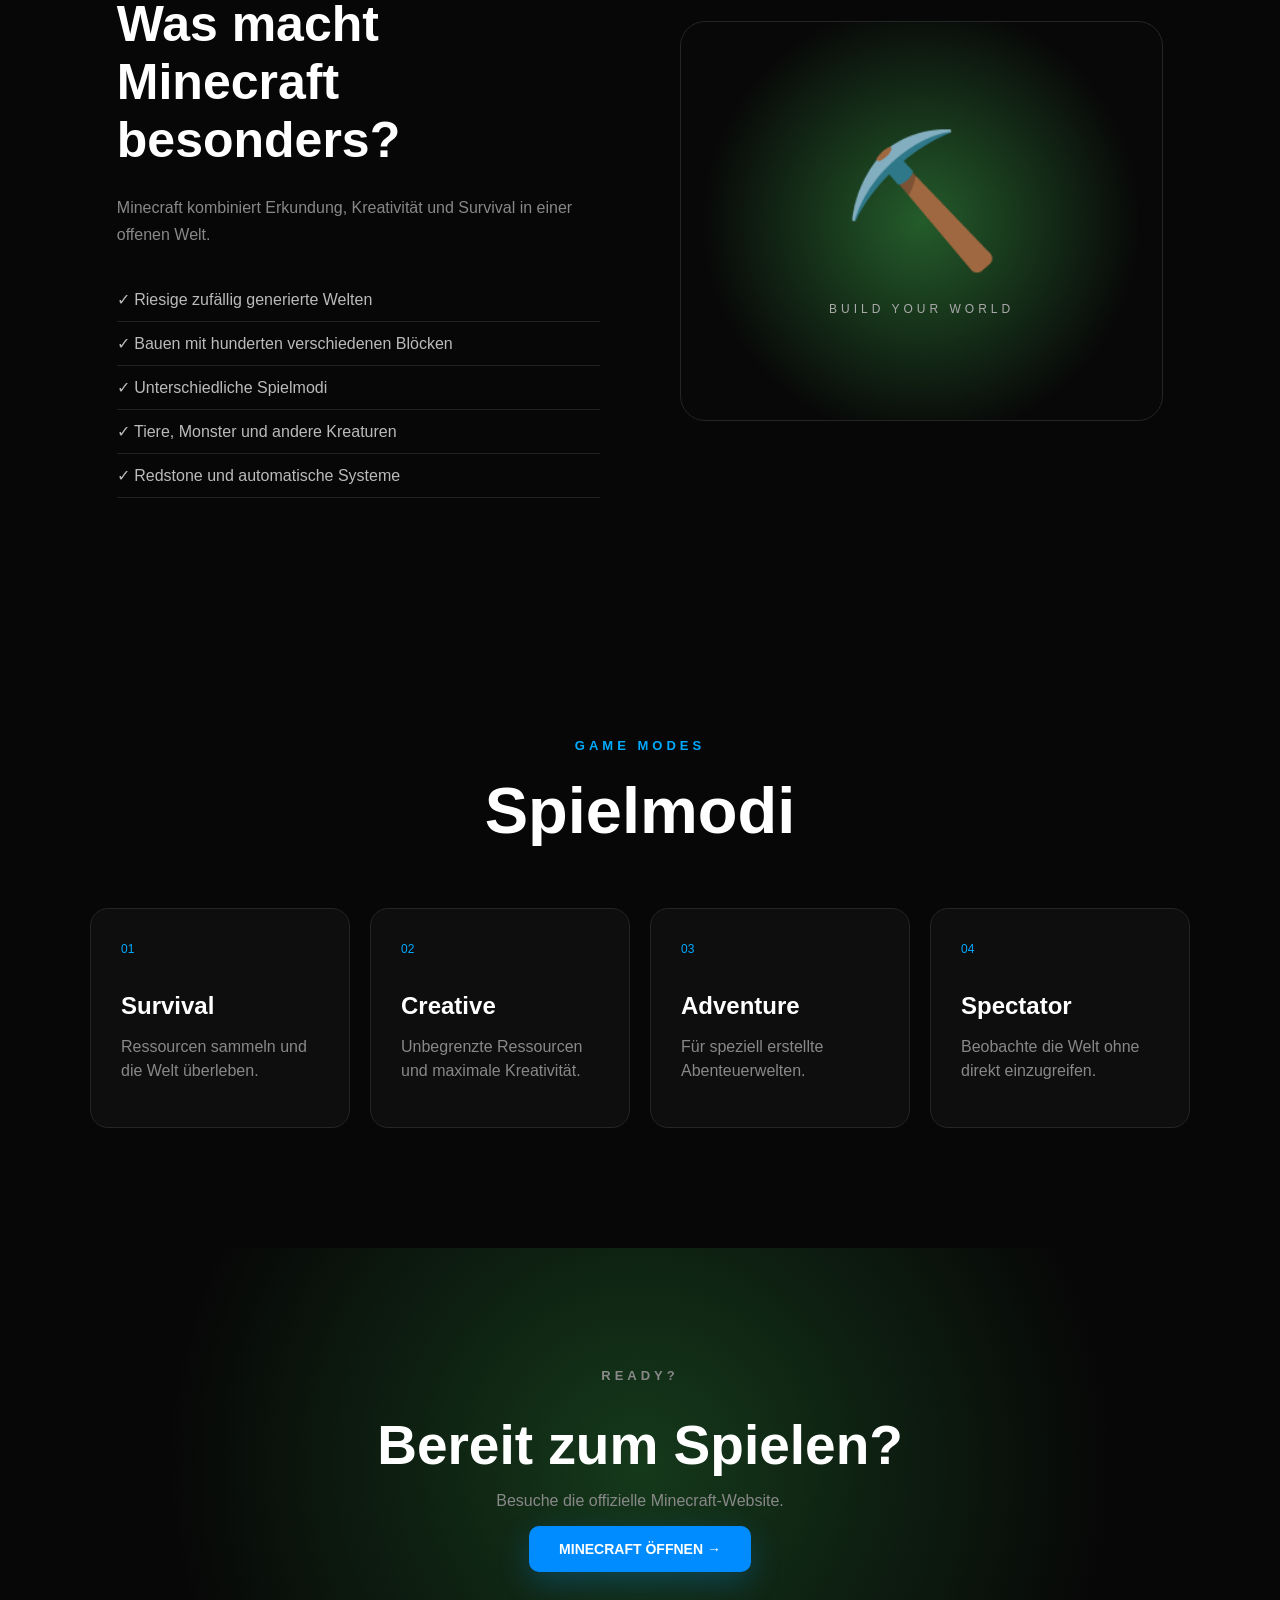
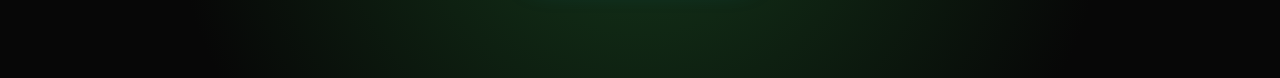
<file: games/minecraft.html>
<!DOCTYPE html>
<html lang="de">

<head>
    <head>
    <meta charset="UTF-8">
    <meta name="viewport" content="width=device-width, initial-scale=1.0">

    <title>Minecraft – Tipps, Builds & Gaming | Nexus Gaming</title>

    <meta name="description"
        content="Entdecke Minecraft auf Nexus Gaming: Tipps, Builds, Survival, Creative, Exploration und spannende Gaming-Inhalte rund um Minecraft.">

    <meta name="robots" content="index, follow">

    <link rel="canonical"
        href="https://batuhanserce945-collab.github.io/nexus-gaming/games/minecraft.html">

    <link rel="stylesheet" href="../style.css">
</head>
<body>

<header class="header">

    <a href="../index.html" class="logo">
        🎮 <span>NEXUS GAMING</span>
    </a>

    <nav class="nav">

        <a href="../index.html">Home</a>
        <a href="../index.html#games">Games</a>
        <a href="../index.html#gaming-hub">Gaming Hub</a>
        <a href="../index.html#stats">Stats</a>
        <a href="../index.html#projects">Projekte</a>
        <a href="../index.html#about">Über mich</a>
        <a href="../index.html#contact">Kontakt</a>
    </nav>

    <button id="themeButton" class="icon-button">
        🌙
    </button>

</header>


<main>

    <section class="hero game-page-hero minecraft-hero">

        <div class="hero-content">

            <p class="hero-small">
                ⛏️ GAME
            </p>

            <h1>
                MINECRAFT
            </h1>

            <p class="hero-description">
                BUILD • SURVIVE • EXPLORE
            </p>

            <a
                href="../index.html#games"
                class="primary-button"
            >
                ← ZURÜCK ZU DEN GAMES
            </a>

        </div>

    </section>


    <section class="section">

    <div class="section-header">

        <p class="section-small">
            MINECRAFT
        </p>

        <h2>Die Welt von Minecraft</h2>

        <p>
            Baue, erkunde und überlebe in einer
            nahezu grenzenlosen Welt.
        </p>

    </div>


    <div class="info-grid">

        <article class="info-box">

            <div class="info-icon">
                🌳
            </div>

            <h3>Survival</h3>

            <p>
                Sammle Ressourcen, stelle Werkzeuge her
                und überlebe deine ersten Nächte.
            </p>

        </article>


        <article class="info-box">

            <div class="info-icon">
                🧱
            </div>

            <h3>Creative</h3>

            <p>
                Baue ohne Einschränkungen und
                verwirkliche deine eigenen Ideen.
            </p>

        </article>


        <article class="info-box">

            <div class="info-icon">
                🌎
            </div>

            <h3>Exploration</h3>

            <p>
                Erkunde verschiedene Biome,
                Höhlen und geheimnisvolle Orte.
            </p>

        </article>


        <article class="info-box">

            <div class="info-icon">
                ⚔️
            </div>

            <h3>Combat</h3>

            <p>
                Stelle dich feindlichen Kreaturen
                und beschütze deine Basis.
            </p>

        </article>

    </div>

</section>


<!-- MINECRAFT FEATURES -->

<section class="feature-section">

    <div class="feature-content">

        <p class="section-small">
            FEATURES
        </p>

        <h2>
            Was macht Minecraft besonders?
        </h2>

        <p>
            Minecraft kombiniert Erkundung,
            Kreativität und Survival in einer
            offenen Welt.
        </p>


        <ul class="feature-list">

            <li>
                ✓ Riesige zufällig generierte Welten
            </li>

            <li>
                ✓ Bauen mit hunderten verschiedenen Blöcken
            </li>

            <li>
                ✓ Unterschiedliche Spielmodi
            </li>

            <li>
                ✓ Tiere, Monster und andere Kreaturen
            </li>

            <li>
                ✓ Redstone und automatische Systeme
            </li>

        </ul>

    </div>


    <div class="feature-visual">

        <div class="minecraft-cube">
            ⛏️
        </div>

        <span>
            BUILD YOUR WORLD
        </span>

    </div>

</section>


<!-- MINECRAFT MODES -->

<section class="section">

    <div class="section-header">

        <p class="section-small">
            GAME MODES
        </p>

        <h2>Spielmodi</h2>

    </div>


    <div class="mode-grid">

        <div class="mode-card">

            <span>01</span>

            <h3>Survival</h3>

            <p>
                Ressourcen sammeln und
                die Welt überleben.
            </p>

        </div>


        <div class="mode-card">

            <span>02</span>

            <h3>Creative</h3>

            <p>
                Unbegrenzte Ressourcen und
                maximale Kreativität.
            </p>

        </div>


        <div class="mode-card">

            <span>03</span>

            <h3>Adventure</h3>

            <p>
                Für speziell erstellte
                Abenteuerwelten.
            </p>

        </div>


        <div class="mode-card">

            <span>04</span>

            <h3>Spectator</h3>

            <p>
                Beobachte die Welt ohne
                direkt einzugreifen.
            </p>

        </div>

    </div>

</section>


<!-- MINECRAFT LINK -->

<section class="cta-section">

    <p class="section-small">
        READY?
    </p>

    <h2>
        Bereit zum Spielen?
    </h2>

    <p>
        Besuche die offizielle Minecraft-Website.
    </p>

    <a
        href="https://www.minecraft.net/"
        target="_blank"
        rel="noopener noreferrer"
        class="primary-button"
    >
        MINECRAFT ÖFFNEN →
    </a>

</section>
</file>
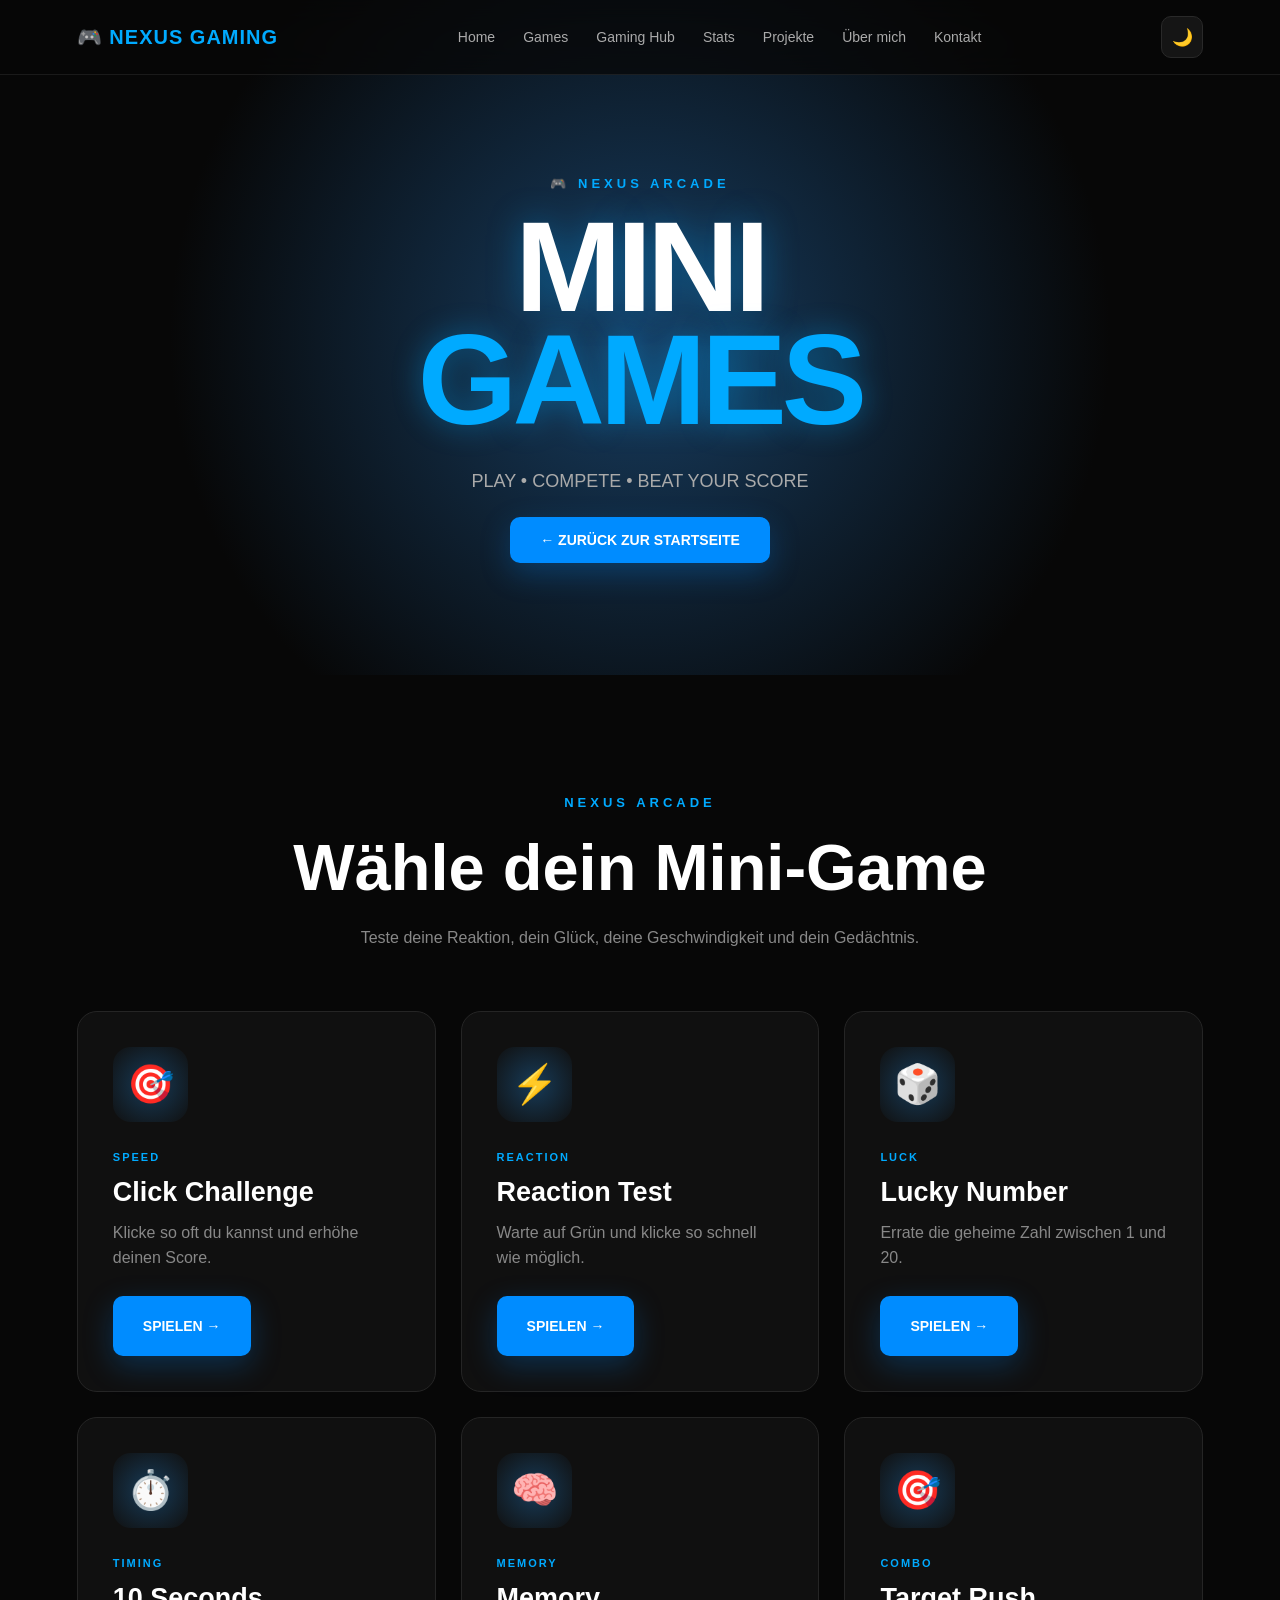
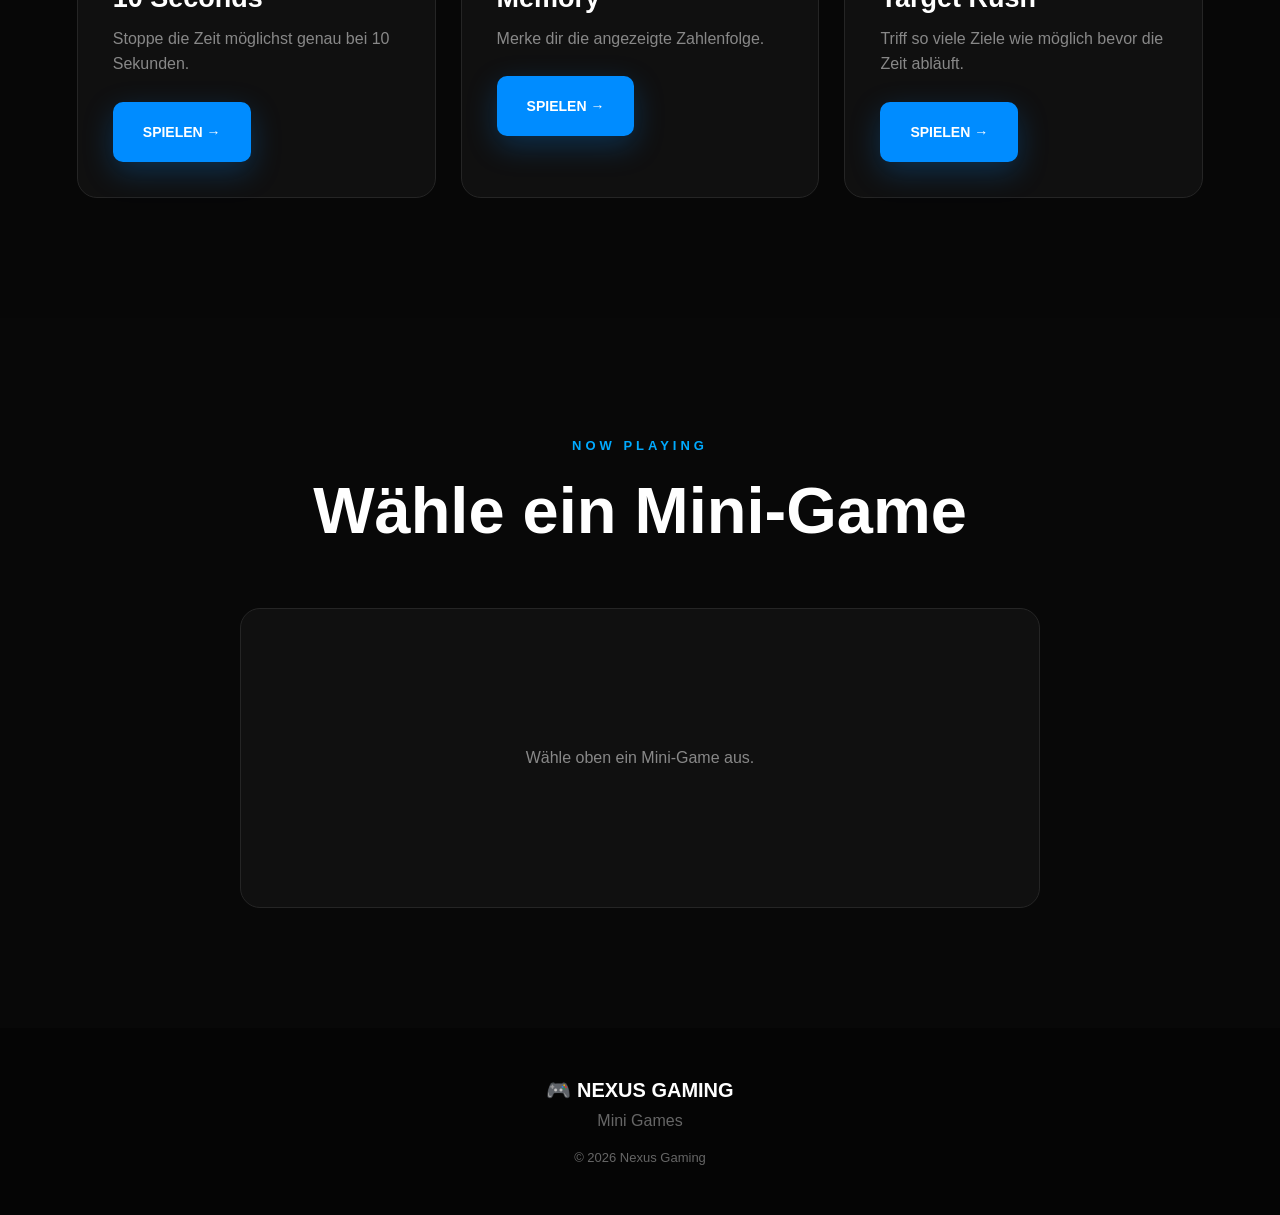
<file: games/minigames.html>
<!DOCTYPE html>
<html lang="de">

<head>

    <meta charset="UTF-8">

    <meta name="viewport" content="width=device-width, initial-scale=1.0">

    <meta name="description" content="Nexus Gaming Mini Games">

    <title>Mini Games | Nexus Gaming</title>

    <link rel="stylesheet" href="../style.css">

</head>

<body>

<header class="header">

    <a href="../index.html" class="logo">
        🎮 <span>NEXUS GAMING</span>
    </a>

    <nav class="nav">

        <a href="../index.html">Home</a>

        <a href="../index.html#games">Games</a>

        <a href="../index.html#gaming-hub">Gaming Hub</a>

        <a href="../index.html#stats">Stats</a>

        <a href="../index.html#projects">Projekte</a>

        <a href="../index.html#about">Über mich</a>

        <a href="../index.html#contact">Kontakt</a>

    </nav>

    <div class="header-buttons">

        <button id="themeButton" class="icon-button">
            🌙
        </button>

    </div>

</header>


<main>

    <!-- HERO -->

    <section class="hero game-page-hero minigames-hero">

        <div class="hero-content">

            <p class="hero-small">
                🎮 NEXUS ARCADE
            </p>

            <h1>
                MINI<br>
                <span>GAMES</span>
            </h1>

            <p class="hero-description">
                PLAY • COMPETE • BEAT YOUR SCORE
            </p>

            <a
                href="../index.html"
                class="primary-button"
            >
                ← ZURÜCK ZUR STARTSEITE
            </a>

        </div>

    </section>


    <!-- MINI GAME MENU -->

    <section class="section">

        <div class="section-header">

            <p class="section-small">
                NEXUS ARCADE
            </p>

            <h2>Wähle dein Mini-Game</h2>

            <p>
                Teste deine Reaktion, dein Glück,
                deine Geschwindigkeit und dein Gedächtnis.
            </p>

        </div>


        <div class="minigame-grid">


            <!-- CLICK CHALLENGE -->

            <article class="minigame-card">

                <div class="minigame-icon">
                    🎯
                </div>

                <span class="card-tag">
                    SPEED
                </span>

                <h3>Click Challenge</h3>

                <p>
                    Klicke so oft du kannst und
                    erhöhe deinen Score.
                </p>

                <button
                    class="primary-button minigame-open"
                    data-game="click"
                >
                    SPIELEN →
                </button>

            </article>


            <!-- REACTION TEST -->

            <article class="minigame-card">

                <div class="minigame-icon">
                    ⚡
                </div>

                <span class="card-tag">
                    REACTION
                </span>

                <h3>Reaction Test</h3>

                <p>
                    Warte auf Grün und klicke
                    so schnell wie möglich.
                </p>

                <button
                    class="primary-button minigame-open"
                    data-game="reaction"
                >
                    SPIELEN →
                </button>

            </article>


            <!-- LUCKY NUMBER -->

            <article class="minigame-card">

                <div class="minigame-icon">
                    🎲
                </div>

                <span class="card-tag">
                    LUCK
                </span>

                <h3>Lucky Number</h3>

                <p>
                    Errate die geheime Zahl
                    zwischen 1 und 20.
                </p>

                <button
                    class="primary-button minigame-open"
                    data-game="lucky"
                >
                    SPIELEN →
                </button>

            </article>


            <!-- 10 SECOND -->

            <article class="minigame-card">

                <div class="minigame-icon">
                    ⏱️
                </div>

                <span class="card-tag">
                    TIMING
                </span>

                <h3>10 Seconds</h3>

                <p>
                    Stoppe die Zeit möglichst genau
                    bei 10 Sekunden.
                </p>

                <button
                    class="primary-button minigame-open"
                    data-game="ten"
                >
                    SPIELEN →
                </button>

            </article>


            <!-- MEMORY -->

            <article class="minigame-card">

                <div class="minigame-icon">
                    🧠
                </div>

                <span class="card-tag">
                    MEMORY
                </span>

                <h3>Memory</h3>

                <p>
                    Merke dir die angezeigte
                    Zahlenfolge.
                </p>

                <button
                    class="primary-button minigame-open"
                    data-game="memory"
                >
                    SPIELEN →
                </button>

            </article>


            <!-- TARGET RUSH -->

            <article class="minigame-card">

                <div class="minigame-icon">
                    🎯
                </div>

                <span class="card-tag">
                    COMBO
                </span>

                <h3>Target Rush</h3>

                <p>
                    Triff so viele Ziele wie möglich
                    bevor die Zeit abläuft.
                </p>

                <button
                    class="primary-button minigame-open"
                    data-game="target"
                >
                    SPIELEN →
                </button>

            </article>

        </div>

    </section>


    <!-- GAME AREA -->

    <section class="section minigame-play-section">

        <div class="section-header">

            <p class="section-small">
                NOW PLAYING
            </p>

            <h2 id="activeGameTitle">
                Wähle ein Mini-Game
            </h2>

        </div>


        <div id="miniGameArea" class="mini-game-area">

            <p>
                Wähle oben ein Mini-Game aus.
            </p>

        </div>

    </section>

</main>


<footer>

    <div class="footer-logo">
        🎮 NEXUS GAMING
    </div>

    <p>
        Mini Games
    </p>

    <p class="copyright">
        © 2026 Nexus Gaming
    </p>

</footer>


<div id="toast" class="toast">
    Nachricht
</div>


<script src="../script.js"></script>

</body>

</html>
</file>
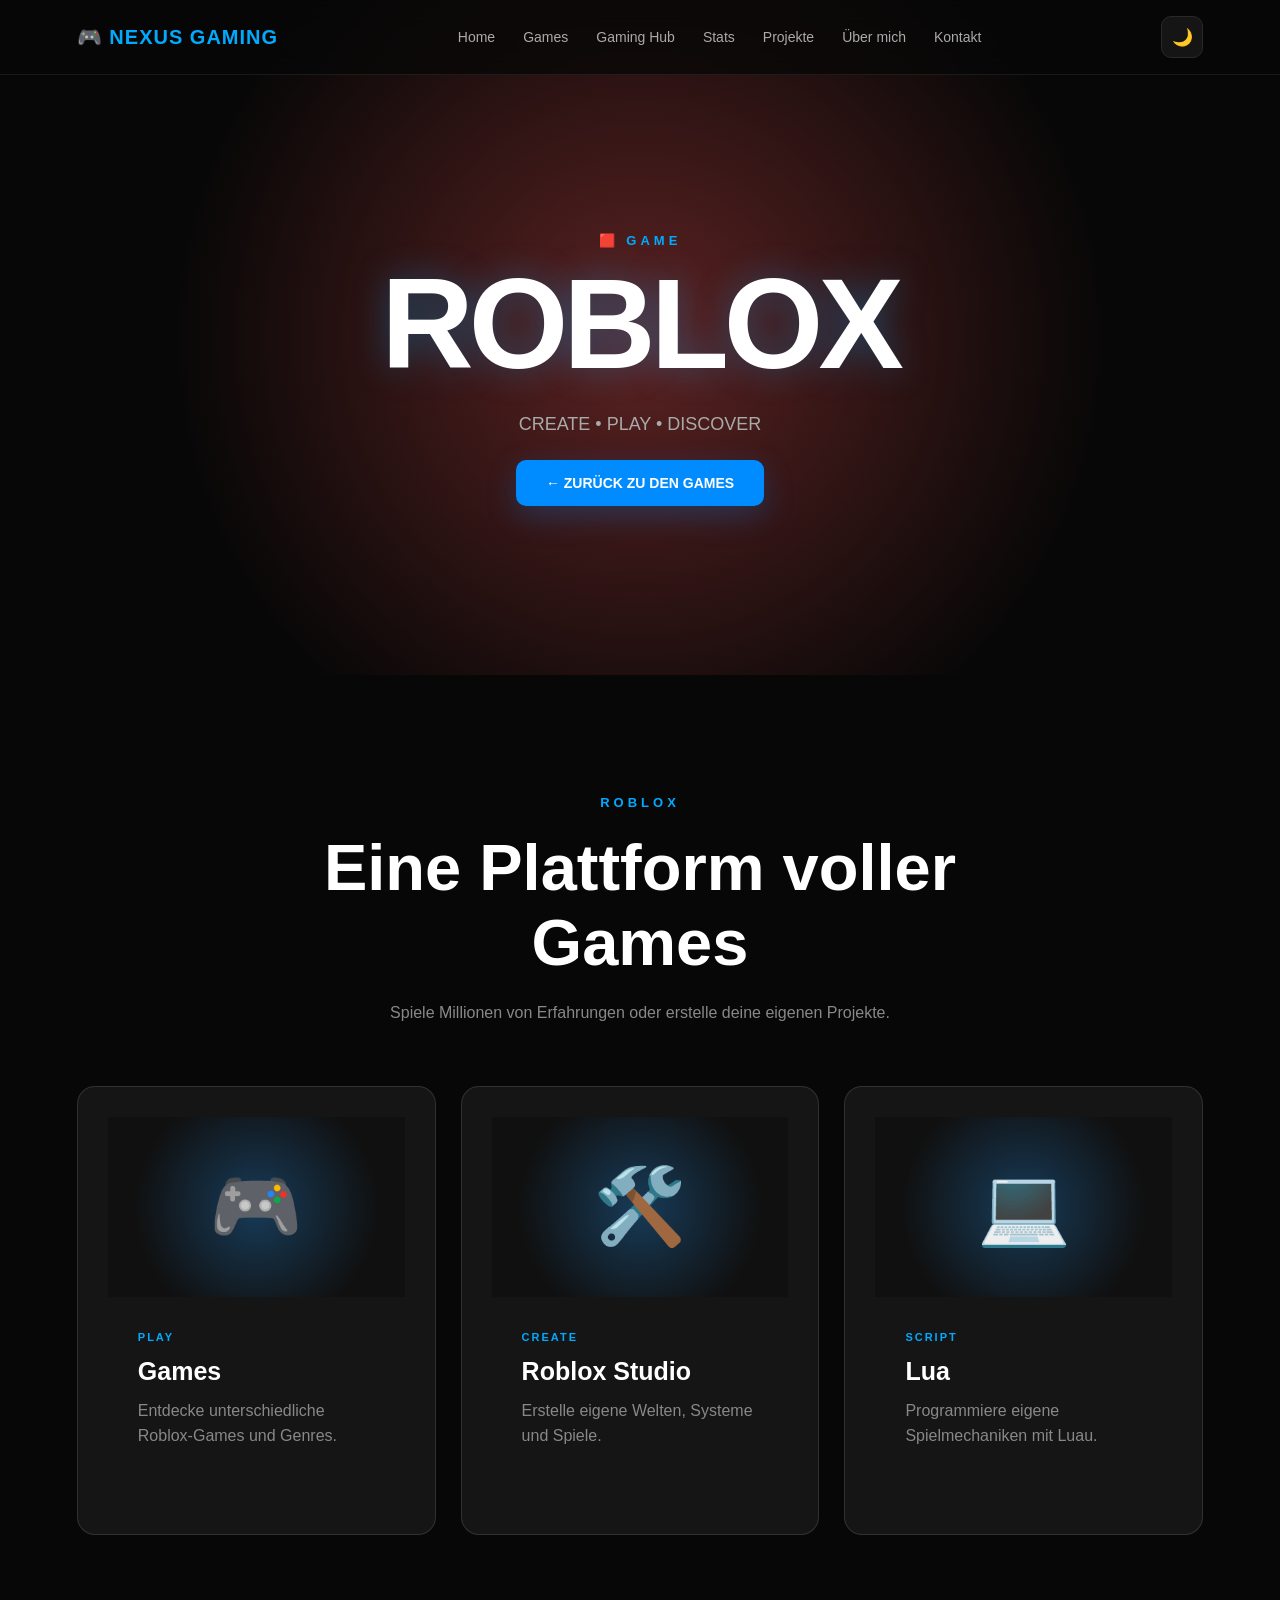
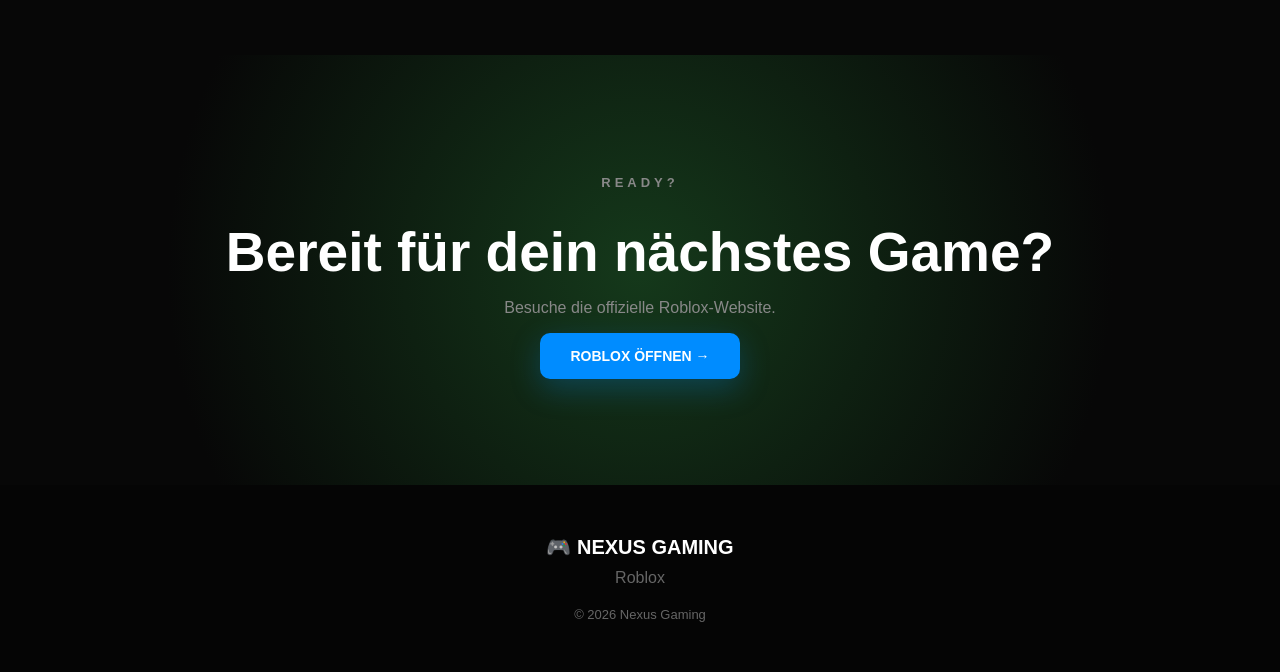
<file: games/roblox.html>
<!DOCTYPE html>
<html lang="de">

<head>

    <meta charset="UTF-8">

    <meta name="viewport" content="width=device-width, initial-scale=1.0">

    <title>Roblox – Spiele, Tipps & Gaming | Nexus Gaming</title>

    <meta name="description"
        content="Entdecke Roblox auf Nexus Gaming: Spiele, Roblox Studio, Tipps und spannende Gaming-Inhalte.">

    <meta name="robots" content="index, follow">

    <link rel="canonical" href="https://batuhanserce945-collab.github.io/nexus-gaming/games/roblox.html">

    <link rel="stylesheet" href="../style.css">

</head>

<body>

    <header class="header">

        <a href="../index.html" class="logo">
            🎮 <span>NEXUS GAMING</span>
        </a>

        <nav class="nav">

            <a href="../index.html">Home</a>

            <a href="../index.html#games">
                Games
            </a>
            <a href="../index.html#gaming-hub">Gaming Hub</a>
            <a href="../index.html#stats">
                Stats
            </a>

            <a href="../index.html#projects">
                Projekte
            </a>

            <a href="../index.html#about">
                Über mich
            </a>

            <a href="../index.html#contact">
                Kontakt
            </a>


        </nav>

        <button id="themeButton" class="icon-button">
            🌙
        </button>

    </header>


    <main>

        <section class="hero game-page-hero roblox-hero">

            <div class="hero-content">

                <p class="hero-small">
                    🟥 GAME
                </p>

                <h1>
                    ROBLOX
                </h1>

                <p class="hero-description">
                    CREATE • PLAY • DISCOVER
                </p>

                <a href="../index.html#games" class="primary-button">
                    ← ZURÜCK ZU DEN GAMES
                </a>

            </div>

        </section>


        <section class="section">

            <div class="section-header">

                <p class="section-small">
                    ROBLOX
                </p>

                <h2>Eine Plattform voller Games</h2>

                <p>
                    Spiele Millionen von Erfahrungen oder
                    erstelle deine eigenen Projekte.
                </p>

            </div>


            <div class="cards">

                <article class="game-card">

                    <div class="card-icon">
                        🎮
                    </div>

                    <div class="card-content">

                        <span class="card-tag">
                            PLAY
                        </span>

                        <h3>Games</h3>

                        <p>
                            Entdecke unterschiedliche Roblox-Games
                            und Genres.
                        </p>

                    </div>

                </article>


                <article class="game-card">

                    <div class="card-icon">
                        🛠️
                    </div>

                    <div class="card-content">

                        <span class="card-tag">
                            CREATE
                        </span>

                        <h3>Roblox Studio</h3>

                        <p>
                            Erstelle eigene Welten, Systeme
                            und Spiele.
                        </p>

                    </div>

                </article>


                <article class="game-card">

                    <div class="card-icon">
                        💻
                    </div>

                    <div class="card-content">

                        <span class="card-tag">
                            SCRIPT
                        </span>

                        <h3>Lua</h3>

                        <p>
                            Programmiere eigene Spielmechaniken
                            mit Luau.
                        </p>

                    </div>

                </article>

            </div>

        </section>
        <section class="cta-section">

            <p class="section-small">
                READY?
            </p>

            <h2>
                Bereit für dein nächstes Game?
            </h2>

            <p>
                Besuche die offizielle Roblox-Website.
            </p>

            <a href="https://www.roblox.com/" target="_blank" rel="noopener noreferrer" class="primary-button">
                ROBLOX ÖFFNEN →
            </a>

        </section>
    </main>


    <footer>

        <div class="footer-logo">
            🎮 NEXUS GAMING
        </div>

        <p>
            Roblox
        </p>

        <p class="copyright">
            © 2026 Nexus Gaming
        </p>

    </footer>


    <script src="../script.js"></script>

</body>

</html>
</file>
<file: style.css>
/* =========================
   GRUNDLAGEN
========================= */

* {
    margin: 0;
    padding: 0;
    box-sizing: border-box;
}

html {
    scroll-behavior: smooth;
}

body {
    font-family: Arial, Helvetica, sans-serif;

    background: #070707;
    color: white;

    transition: background 0.3s, color 0.3s;
}

button,
input,
textarea {
    font-family: inherit;
}

button {
    cursor: pointer;
}

a {
    color: inherit;
}


/* =========================
   HEADER
========================= */

.header {
    position: fixed;

    top: 0;
    left: 0;

    width: 100%;

    height: 75px;

    padding: 0 6%;

    display: flex;
    align-items: center;
    justify-content: space-between;

    background: rgba(7, 7, 7, 0.75);

    backdrop-filter: blur(15px);

    border-bottom: 1px solid rgba(255, 255, 255, 0.08);

    z-index: 1000;
}

.logo {
    text-decoration: none;

    font-size: 20px;

    font-weight: 800;

    letter-spacing: 1px;
}

.logo span {
    color: #00aaff;
}

.nav {
    display: flex;

    align-items: center;

    gap: 28px;
}

.nav a {
    text-decoration: none;

    font-size: 14px;

    color: #aaa;

    transition: 0.2s;
}

.nav a:hover {
    color: #00aaff;
}

.header-buttons {
    display: flex;

    gap: 10px;
}

.icon-button,
.menu-button {
    width: 42px;
    height: 42px;

    border: 1px solid #292929;

    border-radius: 10px;

    background: #151515;

    color: white;

    font-size: 17px;
}

.menu-button {
    display: none;
}


/* =========================
   HERO
========================= */

.hero {
    position: relative;

    min-height: 100vh;

    display: flex;

    justify-content: center;

    align-items: center;

    text-align: center;

    overflow: hidden;

    padding: 100px 20px 50px;

    background:
        radial-gradient(circle at center,
            #0c2d4b 0%,
            #07111b 35%,
            #070707 70%);
}

.hero-background {
    position: absolute;

    inset: 0;

    background-image:
        linear-gradient(rgba(255, 255, 255, 0.03) 1px,
            transparent 1px),
        linear-gradient(90deg,
            rgba(255, 255, 255, 0.03) 1px,
            transparent 1px);

    background-size: 50px 50px;

    mask-image:
        linear-gradient(to bottom,
            black,
            transparent);

    animation: gridMove 15s linear infinite;
}

@keyframes gridMove {

    from {
        transform: translateY(0);
    }

    to {
        transform: translateY(50px);
    }

}

.hero-content {
    position: relative;

    max-width: 1000px;

    z-index: 2;
}

.hero-small,
.section-small {
    color: #00aaff;

    font-size: 13px;

    font-weight: bold;

    letter-spacing: 4px;

    margin-bottom: 20px;
}

.hero h1 {
    font-size: clamp(55px, 10vw, 130px);

    line-height: 0.88;

    font-weight: 900;

    letter-spacing: -5px;

    margin-bottom: 30px;
}

.hero h1 span {
    color: #00aaff;

    text-shadow:
        0 0 30px rgba(0, 170, 255, 0.4);
}

.hero-description {
    max-width: 600px;

    margin: 0 auto 35px;

    color: #aaa;

    font-size: 18px;

    line-height: 1.6;
}

.hero-buttons {
    display: flex;

    justify-content: center;

    gap: 15px;
}

.primary-button,
.secondary-button {
    padding: 15px 30px;

    border-radius: 10px;

    font-size: 14px;

    font-weight: bold;

    text-decoration: none;

    transition: 0.25s;
}

.primary-button {
    border: none;

    color: white;

    background: #008cff;

    box-shadow:
        0 10px 30px rgba(0, 140, 255, 0.25);
}

.primary-button:hover {
    transform: translateY(-3px);

    background: #00aaff;

    box-shadow:
        0 15px 40px rgba(0, 170, 255, 0.35);
}

.secondary-button {
    border: 1px solid #333;

    background: rgba(255, 255, 255, 0.03);

    color: white;
}

.secondary-button:hover {
    border-color: #00aaff;

    color: #00aaff;
}

.scroll-down {
    position: absolute;

    bottom: 25px;

    left: 50%;

    transform: translateX(-50%);

    color: #666;

    font-size: 13px;
}


/* =========================
   SECTIONS
========================= */

.section {
    padding: 120px 6%;
}

.section-header {
    text-align: center;

    max-width: 700px;

    margin: 0 auto 60px;
}

.section-header h2,
.about-section h2 {
    font-size: clamp(40px, 6vw, 65px);

    margin-bottom: 20px;
}

.section-header>p:last-child {
    color: #888;

    line-height: 1.6;
}


/* =========================
   GAME CARDS
========================= */

.cards {
    max-width: 1200px;

    margin: auto;

    display: grid;

    grid-template-columns:
        repeat(3, 1fr);

    gap: 25px;
}

.game-card {
    overflow: hidden;

    background: #101010;

    border: 1px solid #222;

    border-radius: 20px;

    transition: 0.3s;
}

.game-card:hover {
    transform: translateY(-10px);

    border-color: #008cff;

    box-shadow:
        0 20px 50px rgba(0, 140, 255, 0.12);
}

.card-icon {
    height: 180px;

    display: flex;

    align-items: center;

    justify-content: center;

    font-size: 75px;

    background:
        radial-gradient(circle,
            #173b58,
            #101010 70%);
}

.card-icon.roblox {
    background:
        radial-gradient(circle,
            #3b2020,
            #101010 70%);
}

.card-icon.coding {
    background:
        radial-gradient(circle,
            #202f3b,
            #101010 70%);
}

.card-content {
    padding: 30px;
}

.card-tag {
    color: #00aaff;

    font-size: 11px;

    font-weight: bold;

    letter-spacing: 2px;
}

.card-content h3 {
    font-size: 25px;

    margin: 12px 0;
}

.card-content p {
    color: #888;

    line-height: 1.6;

    margin-bottom: 25px;
}

.card-button {
    border: none;

    background: none;

    color: #00aaff;

    font-weight: bold;

    transition: 0.2s;
}

.card-button:hover {
    transform: translateX(5px);
}


/* =========================
   STATS
========================= */

.stats-section {
    padding: 110px 6%;

    background:
        linear-gradient(135deg,
            #0b1823,
            #080808);

    text-align: center;
}

.stats-container {
    max-width: 1000px;

    margin: auto;

    display: grid;

    grid-template-columns:
        repeat(4, 1fr);

    gap: 20px;
}

.stat {
    padding: 35px 20px;

    border: 1px solid #222;

    border-radius: 15px;

    background: rgba(255, 255, 255, 0.02);
}

.stat-number {
    display: block;

    font-size: 50px;

    font-weight: 900;

    color: #00aaff;

    margin-bottom: 10px;
}

.stat-label {
    color: #888;

    font-size: 14px;
}


/* =========================
   PROJECTS
========================= */

.project-grid {
    max-width: 1100px;

    margin: auto;

    display: grid;

    grid-template-columns:
        repeat(2, 1fr);

    gap: 20px;
}

.project {
    position: relative;

    padding: 40px;

    min-height: 200px;

    border: 1px solid #222;

    border-radius: 18px;

    background: #101010;

    transition: 0.3s;
}

.project:hover {
    border-color: #008cff;

    transform: translateY(-5px);
}

.project-number {
    color: #00aaff;

    font-size: 13px;

    font-weight: bold;
}

.project h3 {
    font-size: 28px;

    margin: 20px 0 12px;
}

.project p {
    color: #888;

    line-height: 1.6;
}


/* =========================
   ABOUT
========================= */

.about-section {
    padding: 130px 20px;

    text-align: center;

    background: #101010;
}

.about-content {
    max-width: 700px;

    margin: auto;
}

.about-section h2 {
    margin-bottom: 25px;
}

.about-section p {
    color: #888;

    font-size: 18px;

    line-height: 1.7;

    margin-bottom: 15px;
}

.skills {
    margin-top: 30px;

    display: flex;

    justify-content: center;

    flex-wrap: wrap;

    gap: 10px;
}

.skills span {
    padding: 10px 15px;

    border: 1px solid #333;

    border-radius: 8px;

    color: #aaa;

    background: #151515;
}


/* =========================
   CONTACT
========================= */

.contact-form {
    max-width: 650px;

    margin: auto;

    display: flex;

    flex-direction: column;

    gap: 15px;
}

.contact-form input,
.contact-form textarea {
    width: 100%;

    padding: 17px;

    border: 1px solid #292929;

    border-radius: 10px;

    outline: none;

    background: #101010;

    color: white;

    font-size: 15px;

    transition: 0.2s;
}

.contact-form textarea {
    min-height: 180px;

    resize: vertical;
}

.contact-form input:focus,
.contact-form textarea:focus {
    border-color: #008cff;

    box-shadow:
        0 0 20px rgba(0, 140, 255, 0.1);
}

.contact-form button {
    margin-top: 10px;
}


/* =========================
   FOOTER
========================= */

footer {
    padding: 50px 20px;

    text-align: center;

    background: #050505;

    color: #666;
}

.footer-logo {
    color: white;

    font-weight: bold;

    font-size: 20px;

    margin-bottom: 10px;
}

.copyright {
    margin-top: 20px;

    font-size: 13px;
}


/* =========================
   TOAST
========================= */

.toast {
    position: fixed;

    bottom: 30px;

    left: 50%;

    transform:
        translate(-50%, 100px);

    padding: 15px 25px;

    background: #151515;

    border: 1px solid #333;

    border-radius: 10px;

    color: white;

    opacity: 0;

    pointer-events: none;

    transition: 0.3s;

    z-index: 2000;
}

.toast.show {
    opacity: 1;

    transform:
        translate(-50%, 0);
}


/* =========================
   TOP BUTTON
========================= */

.top-button {
    position: fixed;

    right: 25px;

    bottom: 25px;

    width: 45px;

    height: 45px;

    border: 1px solid #333;

    border-radius: 50%;

    background: #151515;

    color: white;

    font-size: 20px;

    opacity: 0;

    pointer-events: none;

    transition: 0.3s;

    z-index: 900;
}

.top-button.show {
    opacity: 1;

    pointer-events: auto;
}


/* =========================
   LIGHT MODE
========================= */

body.light-mode {
    background: #f3f5f7;

    color: #111;
}

body.light-mode .header {
    background: rgba(255, 255, 255, 0.8);

    border-color: #ddd;
}

body.light-mode .nav a {
    color: #555;
}

body.light-mode .nav a:hover {
    color: #008cff;
}

body.light-mode .icon-button,
body.light-mode .menu-button {
    background: white;

    color: #111;

    border-color: #ddd;
}

body.light-mode .hero {
    background:
        radial-gradient(circle at center,
            #dff1ff,
            #f3f5f7 70%);
}

body.light-mode .hero-background {
    opacity: 0.5;
}

body.light-mode .hero-description {
    color: #555;
}

body.light-mode .secondary-button {
    color: #111;

    border-color: #ccc;
}

body.light-mode .game-card,
body.light-mode .project {
    background: white;

    border-color: #ddd;
}

body.light-mode .card-content p,
body.light-mode .project p {
    color: #666;
}

body.light-mode .stats-section {
    background: #e7f4ff;
}

body.light-mode .stat {
    background: white;

    border-color: #ddd;
}

body.light-mode .about-section {
    background: #e9e9e9;
}

body.light-mode .about-section p {
    color: #555;
}

body.light-mode .skills span {
    background: white;

    border-color: #ccc;

    color: #555;
}

body.light-mode .contact-form input,
body.light-mode .contact-form textarea {
    background: white;

    color: #111;

    border-color: #ccc;
}

body.light-mode footer {
    background: #ddd;

    color: #666;
}

body.light-mode .footer-logo {
    color: #111;
}

body.light-mode .toast,
body.light-mode .top-button {
    background: white;

    color: #111;

    border-color: #ccc;
}


/* =========================
   MOBILE
========================= */

@media (max-width: 900px) {

    .nav {
        gap: 15px;
    }

    .cards {
        grid-template-columns: 1fr;
    }

    .stats-container {
        grid-template-columns:
            repeat(2, 1fr);
    }

}


@media (max-width: 700px) {

    .header {
        height: 65px;

        padding: 0 20px;
    }

    .menu-button {
        display: block;
    }

    .nav {
        position: absolute;

        top: 65px;

        left: 0;

        width: 100%;

        display: none;

        flex-direction: column;

        gap: 0;

        background: #101010;

        border-bottom: 1px solid #222;
    }

    .nav.active {
        display: flex;
    }

    .nav a {
        width: 100%;

        padding: 18px 25px;
    }

    .hero h1 {
        letter-spacing: -3px;
    }

    .hero-buttons {
        flex-direction: column;

        align-items: center;
    }

    .primary-button,
    .secondary-button {
        width: 220px;

        text-align: center;
    }

    .stats-container {
        grid-template-columns: 1fr;
    }

    .project-grid {
        grid-template-columns: 1fr;
    }

}

/* =========================
   GAME LINKS
========================= */

.game-card {
    display: block;

    color: inherit;

    text-decoration: none;

    cursor: pointer;
}


/* Minecraft */

.minecraft-icon {
    background:
        radial-gradient(circle,
            #245c2b,
            #101010 70%);
}


/* Roblox */

.roblox-icon {
    background:
        radial-gradient(circle,
            #5c2222,
            #101010 70%);
}


/* Geometry Dash */

.geometry-icon {
    background:
        radial-gradient(circle,
            #1e4770,
            #101010 70%);
}


/* Light Mode */

body.light-mode .minecraft-icon {
    background:
        radial-gradient(circle,
            #b8e8bd,
            white 70%);
}

body.light-mode .roblox-icon {
    background:
        radial-gradient(circle,
            #ffbebe,
            white 70%);
}

body.light-mode .geometry-icon {
    background:
        radial-gradient(circle,
            #b9dcff,
            white 70%);
}

/* =========================
   GAME PAGES
========================= */

.game-page-hero {
    min-height: 75vh;
}


/* Minecraft */

.minecraft-hero {
    background:
        radial-gradient(circle at center,
            #245c2b,
            #070707 65%);
}


/* Roblox */

.roblox-hero {
    background:
        radial-gradient(circle at center,
            #5c2222,
            #070707 65%);
}


/* Geometry Dash */

.gd-hero {
    background:
        radial-gradient(circle at center,
            #164d80,
            #070707 65%);
}


/* Game page cards */

.game-page-hero h1 {
    text-shadow:
        0 0 35px rgba(0, 170, 255, 0.35);
}


/* Mobile */

@media (max-width: 700px) {

    .game-page-hero h1 {
        font-size: 60px;
    }

}

/* =========================
   INFO GRID
========================= */

.info-grid {

    max-width: 1200px;

    margin: auto;

    display: grid;

    grid-template-columns:
        repeat(4, 1fr);

    gap: 20px;
}


.info-box {

    padding: 35px;

    border: 1px solid #252525;

    border-radius: 18px;

    background: #101010;

    transition: 0.3s;

}


.info-box:hover {

    transform: translateY(-8px);

    border-color: #00aaff;

    box-shadow:
        0 15px 40px rgba(0, 140, 255, 0.12);

}


.info-icon {

    font-size: 45px;

    margin-bottom: 25px;

}


.info-box h3 {

    font-size: 24px;

    margin-bottom: 12px;

}


.info-box p {

    color: #888;

    line-height: 1.6;

}


/* =========================
   FEATURE SECTION
========================= */

.feature-section {

    max-width: 1200px;

    margin: auto;

    padding: 120px 6%;

    display: grid;

    grid-template-columns:
        1fr 1fr;

    gap: 80px;

    align-items: center;

}


.feature-content h2 {

    font-size: 50px;

    margin: 15px 0 25px;

}


.feature-content>p {

    color: #888;

    line-height: 1.7;

    margin-bottom: 30px;

}


.feature-list {

    list-style: none;

}


.feature-list li {

    padding: 12px 0;

    color: #bbb;

    border-bottom: 1px solid #222;

}


/* =========================
   FEATURE VISUAL
========================= */

.feature-visual {

    min-height: 400px;

    border-radius: 25px;

    border: 1px solid #252525;

    background:
        radial-gradient(circle,
            #245c2b,
            #080808 70%);

    display: flex;

    flex-direction: column;

    align-items: center;

    justify-content: center;

}


.minecraft-cube {

    font-size: 130px;

    animation:
        minecraftFloat 3s ease-in-out infinite;

}


.feature-visual span {

    margin-top: 25px;

    color: #aaa;

    letter-spacing: 4px;

    font-size: 12px;

}


@keyframes minecraftFloat {

    0%,
    100% {

        transform:
            translateY(0) rotate(0deg);

    }

    50% {

        transform:
            translateY(-20px) rotate(5deg);

    }

}


/* =========================
   MODES
========================= */

.mode-grid {

    max-width: 1100px;

    margin: auto;

    display: grid;

    grid-template-columns:
        repeat(4, 1fr);

    gap: 20px;

}


.mode-card {

    padding: 30px;

    min-height: 220px;

    border-radius: 18px;

    border: 1px solid #252525;

    background: #0e0e0e;

    transition: 0.3s;

}


.mode-card:hover {

    transform: translateY(-8px);

    border-color: #00aaff;

}


.mode-card span {

    color: #00aaff;

    font-size: 12px;

}


.mode-card h3 {

    font-size: 24px;

    margin: 35px 0 15px;

}


.mode-card p {

    color: #888;

    line-height: 1.5;

}


/* =========================
   CTA
========================= */

.cta-section {

    padding: 120px 20px;

    text-align: center;

    background:
        radial-gradient(circle,
            #15391b,
            #070707 70%);

}


.cta-section h2 {

    font-size: 55px;

    margin: 15px 0;

}


.cta-section p {

    color: #888;

    margin-bottom: 30px;

}


/* =========================
   MOBILE
========================= */

@media (max-width: 900px) {

    .info-grid {

        grid-template-columns:
            repeat(2, 1fr);

    }


    .mode-grid {

        grid-template-columns:
            repeat(2, 1fr);

    }


    .feature-section {

        grid-template-columns: 1fr;

    }

}


@media (max-width: 600px) {

    .info-grid {

        grid-template-columns: 1fr;

    }


    .mode-grid {

        grid-template-columns: 1fr;

    }


    .feature-content h2 {

        font-size: 38px;

    }


    .cta-section h2 {

        font-size: 40px;

    }

}

/* =========================
   GAME SEARCH
========================= */

.game-search {

    width: min(600px, 90%);

    margin: 0 auto 40px;

    display: flex;

    align-items: center;

    gap: 12px;

    padding: 15px 20px;

    border: 1px solid #292929;

    border-radius: 14px;

    background: #101010;

    transition: 0.3s;

}

.game-search:focus-within {

    border-color: #00aaff;

    box-shadow:
        0 0 25px rgba(0, 170, 255, 0.12);

}

.game-search input {

    width: 100%;

    border: none;

    outline: none;

    background: transparent;

    color: white;

    font-size: 15px;

}

.game-search input::placeholder {

    color: #666;

}


/* =========================
   MOBILE MENU
========================= */

.menu-button {

    display: none;

    width: 42px;

    height: 42px;

    border: 1px solid #333;

    border-radius: 10px;

    background: #151515;

    color: white;

    font-size: 20px;

    cursor: pointer;

}

.mobile-menu {

    position: fixed;

    top: 75px;

    left: 0;

    width: 100%;

    padding: 20px;

    display: none;

    flex-direction: column;

    gap: 10px;

    background: rgba(7, 7, 7, 0.97);

    backdrop-filter: blur(15px);

    border-bottom: 1px solid #222;

    z-index: 999;

}

.mobile-menu.active {

    display: flex;

}

.mobile-menu a {

    padding: 15px;

    border-radius: 10px;

    color: white;

    text-decoration: none;

    background: #111;

}

.mobile-menu a:hover {

    background: #008cff;

}


/* =========================
   SCROLL ANIMATIONS
========================= */

.reveal {

    opacity: 0;

    transform: translateY(40px);

    transition:
        opacity 0.7s ease,
        transform 0.7s ease;

}

.reveal.visible {

    opacity: 1;

    transform: translateY(0);

}


/* =========================
   TOP BUTTON
========================= */

.top-button {

    position: fixed;

    right: 25px;

    bottom: 25px;

    width: 50px;

    height: 50px;

    border: 1px solid #333;

    border-radius: 50%;

    background: #008cff;

    color: white;

    font-size: 20px;

    cursor: pointer;

    opacity: 0;

    pointer-events: none;

    transform: translateY(20px);

    transition: 0.3s;

    z-index: 900;

}

.top-button.show {

    opacity: 1;

    pointer-events: auto;

    transform: translateY(0);

}

.top-button:hover {

    transform: translateY(-5px);

}


/* =========================
   TOAST
========================= */

.toast {

    position: fixed;

    right: 25px;

    bottom: 90px;

    padding: 15px 20px;

    border-radius: 12px;

    background: #151515;

    border: 1px solid #333;

    color: white;

    opacity: 0;

    transform: translateY(20px);

    pointer-events: none;

    transition: 0.3s;

    z-index: 2000;

}

.toast.show {

    opacity: 1;

    transform: translateY(0);

}


/* =========================
   BROWSER GAME
========================= */

.browser-game {

    max-width: 800px;

    margin: auto;

    padding: 40px;

    text-align: center;

    border: 1px solid #252525;

    border-radius: 20px;

    background: #101010;

}

.game-score {

    font-size: 40px;

    font-weight: bold;

    margin: 20px;

    color: #00aaff;

}

.game-target {

    width: 80px;

    height: 80px;

    border: none;

    border-radius: 15px;

    background: #008cff;

    color: white;

    font-size: 30px;

    cursor: pointer;

    transition: 0.15s;

}

.game-target:hover {

    transform: scale(1.1);

}


/* =========================
   MOBILE
========================= */

@media (max-width: 700px) {

    .nav {

        display: none;

    }

    .menu-button {

        display: block;

    }

    .header-buttons {

        display: flex;

        align-items: center;

        gap: 8px;

    }

}

/* =========================
   GAME IMAGES
========================= */

.game-image {

    width: 100%;

    height: 210px;

    object-fit: cover;

    border-radius: 15px;

    margin-bottom: 25px;

    transition: 0.4s;

}


.game-card:hover .game-image {

    transform: scale(1.04);

}


/* Bild nicht über die Karte hinausragen lassen */

.game-card {

    overflow: hidden;

}

/* =========================
   GAME CONTROLS
========================= */

.game-controls {

    max-width: 1000px;

    margin: 0 auto 40px;

    display: flex;

    align-items: center;

    justify-content: center;

    flex-wrap: wrap;

    gap: 15px;

}


/* Suche */

.game-search {

    width: 300px;

    margin: 0;

}


/* Kategorien */

.game-categories {

    display: flex;

    gap: 8px;

    flex-wrap: wrap;

    justify-content: center;

}


.category-button {

    padding: 11px 16px;

    border: 1px solid #292929;

    border-radius: 10px;

    background: #101010;

    color: #888;

    cursor: pointer;

    transition: 0.2s;

}


.category-button:hover {

    color: white;

    border-color: #00aaff;

}


.category-button.active {

    background: #008cff;

    color: white;

    border-color: #008cff;

}


/* Sortierung */

#gameSort {

    padding: 11px 15px;

    border: 1px solid #292929;

    border-radius: 10px;

    background: #101010;

    color: white;

    outline: none;

    cursor: pointer;

}


/* =========================
   FAVORITE
========================= */

.game-card {

    position: relative;

}


.favorite-button {

    position: absolute;

    top: 18px;

    right: 18px;

    width: 42px;

    height: 42px;

    border: 1px solid #333;

    border-radius: 50%;

    background: rgba(0, 0, 0, 0.65);

    color: white;

    font-size: 22px;

    cursor: pointer;

    z-index: 5;

    transition: 0.2s;

}


.favorite-button:hover {

    transform: scale(1.1);

    border-color: #00aaff;

}


.favorite-button.favorite {

    color: #ffd700;

    border-color: #ffd700;

}


/* Keine Ergebnisse */

.no-games {

    display: none;

    width: 100%;

    padding: 50px;

    text-align: center;

    color: #777;

}


/* Mobile */

@media (max-width: 700px) {

    .game-controls {

        flex-direction: column;

    }

    .game-search {

        width: 100%;

    }

    .game-categories {

        width: 100%;

    }

    #gameSort {

        width: 100%;

    }

}

/* =========================
   GAMING HUB
========================= */

.gaming-feature {
    margin: 30px auto;
    padding: 30px;
    max-width: 1000px;

    background: #111;
    border: 1px solid #222;
    border-radius: 16px;

    box-shadow: 0 10px 30px rgba(0, 0, 0, 0.25);
}


.gaming-feature h3 {
    margin: 10px 0;
    font-size: 28px;
}


.gaming-feature p {
    color: #aaa;
    line-height: 1.6;
}


/* =========================
   NEWS
========================= */

.news-list {
    display: flex;
    flex-direction: column;
    gap: 15px;
    margin-top: 20px;
}


.news-item {
    display: flex;
    align-items: flex-start;
    gap: 15px;

    padding: 15px;

    background: #181818;
    border-radius: 12px;
}


.news-item>span {
    font-size: 25px;
}


.news-item h4 {
    margin: 0 0 5px;
}


.news-item p {
    margin: 0;
}


/* =========================
   ACHIEVEMENTS
========================= */

.achievement-grid {
    display: grid;

    grid-template-columns:
        repeat(auto-fit, minmax(200px, 1fr));

    gap: 15px;

    margin-top: 20px;
}


.achievement {
    display: flex;
    flex-direction: column;

    gap: 7px;

    padding: 20px;

    background: #181818;

    border-radius: 12px;

    transition:
        transform 0.2s ease,
        border-color 0.2s ease;

    border: 1px solid transparent;
}


.achievement:hover {
    transform: translateY(-4px);
    border-color: #00aaff;
}


.achievement span {
    color: #888;
    font-size: 14px;
}


/* =========================
   CHALLENGES
========================= */

.challenge-list {
    display: grid;

    grid-template-columns:
        repeat(auto-fit, minmax(220px, 1fr));

    gap: 15px;

    margin-top: 20px;
}


.challenge {
    padding: 20px;

    background: #181818;

    border-radius: 12px;
}


.challenge p {
    margin-bottom: 0;
}


/* =========================
   WISHLIST
========================= */

.wishlist-input {
    display: flex;

    gap: 10px;

    margin-top: 20px;
}


.wishlist-input input {
    flex: 1;

    padding: 14px 16px;

    border: 1px solid #333;
    border-radius: 10px;

    background: #181818;
    color: white;

    outline: none;
}


.wishlist-input input:focus {
    border-color: #00aaff;
}


#wishlist {
    list-style: none;

    padding: 0;

    margin-top: 20px;

    display: flex;
    flex-direction: column;

    gap: 10px;
}


#wishlist li {
    display: flex;

    justify-content: space-between;
    align-items: center;

    padding: 12px 15px;

    background: #181818;

    border-radius: 10px;
}


#wishlist li button {
    border: none;

    background: transparent;

    color: #ff5555;

    cursor: pointer;

    font-size: 18px;
}


/* =========================
   RATINGS
========================= */

.rating {
    display: flex;

    justify-content: space-between;
    align-items: center;

    padding: 15px 0;

    border-bottom: 1px solid #222;
}


.stars {
    display: flex;

    gap: 3px;
}


.stars button {
    border: none;

    background: transparent;

    color: #777;

    cursor: pointer;

    font-size: 22px;

    padding: 2px;
}


.stars button:hover {
    color: #ffd700;
}


/* =========================
   NEW GAMES
========================= */

.new-games {
    display: grid;

    grid-template-columns:
        repeat(auto-fit, minmax(180px, 1fr));

    gap: 15px;

    margin-top: 20px;
}


.new-games div {
    padding: 20px;

    background: #181818;

    border-radius: 12px;

    text-align: center;

    transition:
        transform 0.2s ease;
}


.new-games div:hover {
    transform: translateY(-4px);
}


/* =========================
   RANDOM GAME
========================= */

#randomGameResult {
    font-size: 32px;

    margin: 20px 0;
}


/* =========================
   ROULETTE
========================= */

.roulette-result {
    min-height: 60px;

    display: flex;

    justify-content: center;
    align-items: center;

    font-size: 28px;

    margin: 20px 0;
}


/* =========================
   TIMER
========================= */

.gaming-timer {
    font-size: 48px;

    font-weight: bold;

    text-align: center;

    margin: 25px 0;

    font-variant-numeric: tabular-nums;
}


.timer-buttons {
    display: flex;

    justify-content: center;

    flex-wrap: wrap;

    gap: 10px;
}


/* =========================
   CLICK STATS
========================= */

.click-stats {
    display: grid;

    grid-template-columns:
        repeat(3, 1fr);

    gap: 15px;

    margin-top: 25px;
}


.click-stats div {
    display: flex;

    flex-direction: column;

    align-items: center;

    padding: 20px;

    background: #181818;

    border-radius: 12px;
}


.click-stats strong {
    font-size: 32px;
}


.click-stats span {
    color: #888;

    margin-top: 5px;

    text-align: center;
}


/* =========================
   MOBILE
========================= */

@media (max-width: 700px) {

    .gaming-feature {
        margin: 20px 10px;
        padding: 20px;
    }


    .wishlist-input {
        flex-direction: column;
    }


    .rating {
        flex-direction: column;
        align-items: flex-start;

        gap: 10px;
    }


    .click-stats {
        grid-template-columns: 1fr;
    }


    .gaming-timer {
        font-size: 36px;
    }

}

/* =========================
   MINI GAMES
========================= */

.minigames-hero {

    background:
        radial-gradient(circle at center,
            #173d61,
            #070707 65%);

}


.minigame-grid {

    max-width: 1200px;

    margin: auto;

    display: grid;

    grid-template-columns:
        repeat(3, 1fr);

    gap: 25px;

}


.minigame-card {

    padding: 35px;

    border: 1px solid #252525;

    border-radius: 20px;

    background: #101010;

    transition: 0.3s;

}


.minigame-card:hover {

    transform: translateY(-8px);

    border-color: #00aaff;

    box-shadow:
        0 20px 50px rgba(0, 140, 255, 0.12);

}


.minigame-icon {

    width: 75px;

    height: 75px;

    display: flex;

    align-items: center;

    justify-content: center;

    margin-bottom: 25px;

    border-radius: 18px;

    background:
        radial-gradient(circle,
            #173b58,
            #101010);

    font-size: 38px;

}


.minigame-card h3 {

    font-size: 27px;

    margin: 12px 0;

}


.minigame-card p {

    color: #888;

    line-height: 1.6;

    margin-bottom: 25px;

}


.minigame-card .primary-button {

    display: inline-block;

    width: auto;

    cursor: pointer;

}


.minigame-play-section {

    background: #080808;

}


.mini-game-area {

    max-width: 800px;

    min-height: 300px;

    margin: auto;

    padding: 40px;

    display: flex;

    flex-direction: column;

    align-items: center;

    justify-content: center;

    text-align: center;

    border: 1px solid #252525;

    border-radius: 20px;

    background: #101010;

}


.mini-game-area h3 {

    font-size: 32px;

    margin-bottom: 20px;

}


.mini-game-area p {

    color: #888;

    line-height: 1.6;

}


.mini-game-score {

    font-size: 55px;

    font-weight: 900;

    color: #00aaff;

    margin: 20px;

}


.mini-game-button {

    min-width: 180px;

    min-height: 60px;

    border: none;

    border-radius: 14px;

    background: #008cff;

    color: white;

    font-size: 18px;

    font-weight: bold;

    cursor: pointer;

    transition: 0.15s;

}


.mini-game-button:hover {

    transform: scale(1.05);

    background: #00aaff;

}


.reaction-box {

    width: 100%;

    min-height: 200px;

    display: flex;

    align-items: center;

    justify-content: center;

    border-radius: 18px;

    background: #151515;

    font-size: 28px;

    font-weight: bold;

    cursor: pointer;

    user-select: none;

}


.reaction-box.waiting {

    background: #7a1f1f;

}


.reaction-box.ready {

    background: #16833a;

}


.lucky-input {

    width: 100%;

    max-width: 300px;

    padding: 15px;

    margin: 15px 0;

    border: 1px solid #333;

    border-radius: 10px;

    background: #181818;

    color: white;

    outline: none;

    text-align: center;

    font-size: 18px;

}


.lucky-input:focus {

    border-color: #00aaff;

}


.memory-number {

    font-size: 55px;

    font-weight: bold;

    color: #00aaff;

    margin: 25px;

}


.ten-timer {

    font-size: 65px;

    font-weight: bold;

    color: #00aaff;

    font-variant-numeric: tabular-nums;

    margin: 20px;

}


.target-area {

    position: relative;

    width: 100%;

    height: 350px;

    overflow: hidden;

    border: 1px solid #252525;

    border-radius: 18px;

    background: #080808;

}


.target-rush-button {

    position: absolute;

    width: 60px;

    height: 60px;

    border: none;

    border-radius: 50%;

    background: #008cff;

    color: white;

    font-size: 25px;

    cursor: pointer;

}


.target-rush-button:hover {

    transform: scale(1.1);

}


/* =========================
   MINI GAMES LIGHT MODE
========================= */

body.light-mode .minigame-card,
body.light-mode .mini-game-area {

    background: white;

    border-color: #ddd;

}


body.light-mode .reaction-box {

    background: #eee;

}


body.light-mode .lucky-input {

    background: white;

    color: #111;

    border-color: #ccc;

}


body.light-mode .target-area {

    background: #eee;

    border-color: #ddd;

}


/* =========================
   MINI GAMES MOBILE
========================= */

@media (max-width: 900px) {

    .minigame-grid {

        grid-template-columns:
            repeat(2, 1fr);

    }

}


@media (max-width: 600px) {

    .minigame-grid {

        grid-template-columns: 1fr;

    }

    .mini-game-area {

        padding: 25px;

    }

    .target-area {

        height: 280px;

    }

}

/* =========================
   MINIGAMES
========================= */

.minigames {
    max-width: 1100px;
    margin: 0 auto;
    padding: 70px 20px;
    text-align: center;
}

.subtitle {
    opacity: 0.8;
    margin-bottom: 40px;
}


.game-grid {

    display: grid;

    grid-template-columns:
        repeat(auto-fit, minmax(230px, 1fr));

    gap: 25px;

}


.game-card {

    background: rgba(255, 255, 255, 0.06);

    border: 1px solid rgba(255, 255, 255, 0.12);

    border-radius: 18px;

    padding: 30px;

    transition: 0.25s;

}


.game-card:hover {

    transform: translateY(-6px);

    background:
        rgba(255, 255, 255, 0.1);

}


.game-card h2 {

    margin-bottom: 15px;

}


.game-button,
.main-button,
.small-button {

    display: inline-block;

    padding: 12px 22px;

    margin-top: 15px;

    border-radius: 10px;

    text-decoration: none;

    font-weight: bold;

    cursor: pointer;

    border: none;

}


.game-button {

    background: #5865f2;

    color: white;

}


.game-button:hover {

    background: #4752c4;

}


.main-button {

    background: #5865f2;

    color: white;

    font-size: 18px;

}


.small-button {

    background: rgba(255, 255, 255, 0.1);

    color: white;

}


.game-page {

    text-align: center;

    padding: 80px 20px;

}


#clickScore {

    font-size: 70px;

    font-weight: bold;

    margin: 30px;

}


#timer {

    font-size: 35px;

    font-weight: bold;

}


#clickButton {

    font-size: 25px;

    padding: 25px 50px;

    border: none;

    border-radius: 15px;

    cursor: pointer;

    background: #5865f2;

    color: white;

}


#clickButton:active {

    transform: scale(0.95);

}


/* =========================
   LEADERBOARD
========================= */

.leaderboard {

    max-width: 700px;

    margin: 70px auto 0;

    padding: 30px;

    border-radius: 20px;

    background: rgba(255, 255, 255, 0.05);

}


.leaderboard table {

    width: 100%;

    border-collapse: collapse;

    margin-top: 25px;

}


.leaderboard th,
.leaderboard td {

    padding: 15px;

    border-bottom:
        1px solid rgba(255, 255, 255, 0.1);

}


.leaderboard th {

    text-align: left;

}


.reset-button {

    margin-top: 25px;

    padding: 12px 20px;

    border: none;

    border-radius: 10px;

    cursor: pointer;

    background: #e74c3c;

    color: white;

}


.reset-button:hover {

    background: #c0392b;

}


/* =========================
   REACTION GAME
========================= */

#reactionBox {

    width: 300px;

    height: 200px;

    margin: 40px auto;

    border-radius: 20px;

    display: flex;

    justify-content: center;

    align-items: center;

    background: #444;

    color: white;

    font-size: 30px;

    font-weight: bold;

    cursor: pointer;

}


#reactionBox.ready {

    background: #27ae60;

}


#reactionBox.waiting {

    background: #c0392b;

}


/* MOBILE */

@media (max-width: 600px) {

    .nav {

        flex-wrap: wrap;

    }

    .game-card {

        padding: 20px;

    }

    #reactionBox {

        width: 90%;

    }

}




/* =========================
   MINI GAME LEADERBOARD
========================= */

.leaderboard-container {

    display: grid;

    grid-template-columns:
        repeat(3, 1fr);

    gap: 20px;

    max-width: 1100px;

    margin: 40px auto;

}


.leaderboard-card {

    padding: 25px;

    border-radius: 18px;

    background:
        rgba(255, 255, 255, 0.05);

    border:
        1px solid rgba(255, 255, 255, 0.1);

    backdrop-filter: blur(10px);

    transition:
        transform 0.2s ease,
        border-color 0.2s ease;

}


.leaderboard-card:hover {

    transform: translateY(-5px);

    border-color:
        rgba(120, 80, 255, 0.6);

}


.leaderboard-card h3 {

    margin-bottom: 20px;

    font-size: 20px;

}


.leaderboard-score {

    display: flex;

    justify-content: space-between;

    align-items: center;

    gap: 20px;

}


.leaderboard-score span {

    opacity: 0.7;

}


.leaderboard-score strong {

    font-size: 28px;

}


.leaderboard-reset {

    display: flex;

    justify-content: center;

    margin-top: 30px;

}


@media (max-width: 900px) {

    .leaderboard-container {

        grid-template-columns:
            repeat(2, 1fr);

    }

}


@media (max-width: 600px) {

    .leaderboard-container {

        grid-template-columns: 1fr;

    }

}




/* =========================
   MINI GAME CENTER
========================= */

.mini-game-selector {
    display: grid;
    grid-template-columns: repeat(3, 1fr);
    gap: 15px;
    margin: 30px 0;
}

.minigame-open {
    width: 100%;
    min-height: 60px;
    cursor: pointer;
    transition: 0.2s ease;
}

.minigame-open:hover {
    transform: translateY(-3px);
}


/* AKTIVES MINI GAME */

.mini-game-container {
    margin-top: 30px;
}

#miniGameArea {
    margin-top: 25px;
    text-align: center;
}


/* MOBILE */

@media (max-width: 800px) {

    .mini-game-selector {
        grid-template-columns: 1fr;
    }

}


/* =========================
   ACHIEVEMENTS
========================= */

.achievements-section {
    margin-top: 60px;
}

.achievements-grid {
    display: grid;
    grid-template-columns: repeat(3, 1fr);
    gap: 20px;
    margin-top: 30px;
}

.achievement-card {
    position: relative;
    display: flex;
    align-items: center;
    gap: 18px;

    padding: 22px;

    border-radius: 18px;

    background: rgba(255, 255, 255, 0.05);
    border: 1px solid rgba(255, 255, 255, 0.08);

    transition:
        transform 0.25s ease,
        border-color 0.25s ease,
        box-shadow 0.25s ease;

    overflow: hidden;
}

.achievement-card:hover {
    transform: translateY(-5px);
}


/* =========================
   FREIGESCHALTET
========================= */

.achievement-card.unlocked {
    border-color: rgba(120, 90, 255, 0.6);

    box-shadow:
        0 0 25px rgba(120, 90, 255, 0.15);
}

.achievement-card.unlocked:hover {
    border-color: rgba(120, 90, 255, 0.9);

    box-shadow:
        0 0 30px rgba(120, 90, 255, 0.25);
}


/* =========================
   GESPERRT
========================= */

.achievement-card.locked {
    opacity: 0.45;
    filter: grayscale(0.7);
}


/* =========================
   ICON
========================= */

.achievement-icon {
    min-width: 58px;
    width: 58px;
    height: 58px;

    display: flex;
    align-items: center;
    justify-content: center;

    border-radius: 15px;

    font-size: 28px;

    background: rgba(120, 90, 255, 0.12);

    border: 1px solid rgba(120, 90, 255, 0.2);
}

.achievement-card.locked .achievement-icon {
    background: rgba(255, 255, 255, 0.04);
}


/* =========================
   TEXT
========================= */

.achievement-info h3 {
    margin: 0 0 6px;

    font-size: 17px;
    font-weight: 700;
}

.achievement-info p {
    margin: 0;

    font-size: 14px;
    line-height: 1.5;

    opacity: 0.65;
}


/* =========================
   LIGHT MODE
========================= */

body.light-mode .achievement-card {
    background: rgba(0, 0, 0, 0.04);

    border-color: rgba(0, 0, 0, 0.08);
}

body.light-mode .achievement-card.unlocked {
    border-color: rgba(100, 70, 220, 0.4);

    box-shadow:
        0 0 25px rgba(100, 70, 220, 0.1);
}

body.light-mode .achievement-icon {
    background: rgba(100, 70, 220, 0.08);

    border-color: rgba(100, 70, 220, 0.15);
}


/* =========================
   MOBILE
========================= */

@media (max-width: 900px) {

    .achievements-grid {
        grid-template-columns: repeat(2, 1fr);
    }

}


@media (max-width: 600px) {

    .achievements-grid {
        grid-template-columns: 1fr;
    }

    .achievement-card {
        padding: 18px;
    }

}


/* =========================
   ACHIEVEMENT PROGRESS
========================= */

.achievement-progress {
    margin: 25px 0 30px;
    padding: 20px;

    border-radius: 16px;

    background: rgba(255, 255, 255, 0.04);
    border: 1px solid rgba(255, 255, 255, 0.08);
}

.achievement-progress-top {
    display: flex;
    justify-content: space-between;
    align-items: center;

    margin-bottom: 12px;

    font-size: 14px;
    font-weight: 700;
}

.achievement-progress-bar {
    width: 100%;
    height: 10px;

    overflow: hidden;

    border-radius: 999px;

    background: rgba(255, 255, 255, 0.08);
}

.achievement-progress-fill {
    width: 0%;
    height: 100%;

    border-radius: 999px;

    background: linear-gradient(90deg,
            #7c5cff,
            #a855f7);

    transition:
        width 0.6s ease;
}


/* =========================
   LIGHT MODE
========================= */

body.light-mode .achievement-progress {
    background: rgba(0, 0, 0, 0.04);
    border-color: rgba(0, 0, 0, 0.08);
}

body.light-mode .achievement-progress-bar {
    background: rgba(0, 0, 0, 0.08);
}


/* =========================
   XP SYSTEM
========================= */

.xp-section {
    margin-top: 50px;
    padding: 28px;

    border-radius: 22px;

    background: rgba(255, 255, 255, 0.05);

    border: 1px solid rgba(255, 255, 255, 0.08);

    box-shadow:
        0 10px 40px rgba(0, 0, 0, 0.15);
}


.xp-header {
    display: flex;
    align-items: center;
    justify-content: space-between;

    gap: 20px;
}


.xp-header h2 {
    margin: 8px 0;

    font-size: 28px;
}


.xp-header p {
    margin: 0;

    opacity: 0.65;
}


.xp-level {
    min-width: 100px;

    padding: 14px 20px;

    text-align: center;

    border-radius: 14px;

    font-size: 18px;
    font-weight: 800;

    background: rgba(120, 90, 255, 0.15);

    border: 1px solid rgba(120, 90, 255, 0.3);
}


.xp-info {
    display: flex;
    justify-content: space-between;

    margin-top: 28px;
    margin-bottom: 10px;

    font-size: 14px;
    font-weight: 700;
}


.xp-bar {
    width: 100%;
    height: 14px;

    overflow: hidden;

    border-radius: 999px;

    background: rgba(255, 255, 255, 0.08);
}


.xp-bar-fill {
    width: 0%;
    height: 100%;

    border-radius: 999px;

    background: linear-gradient(90deg,
            #7c5cff,
            #a855f7);

    transition:
        width 0.6s ease;
}


/* =========================
   LIGHT MODE
========================= */

body.light-mode .xp-section {
    background: rgba(0, 0, 0, 0.04);

    border-color: rgba(0, 0, 0, 0.08);
}


body.light-mode .xp-bar {
    background: rgba(0, 0, 0, 0.08);
}


/* =========================
   MOBILE
========================= */

@media (max-width: 600px) {

    .xp-header {
        flex-direction: column;
        align-items: flex-start;
    }

    .xp-level {
        width: 100%;
    }

}

/* =========================
   CATEGORY DROPDOWN
========================= */

.category-dropdown {
    position: relative;
    display: inline-block;
}

.category-toggle {
    padding: 12px 18px;
    border: 1px solid rgba(255, 255, 255, 0.15);
    border-radius: 12px;
    background: var(--card-bg);
    color: inherit;
    cursor: pointer;
    font-weight: 600;
    font-size: 14px;
}

.category-menu {
    position: absolute;
    top: calc(100% + 8px);
    left: 0;
    min-width: 180px;
    padding: 8px;
    display: none;
    flex-direction: column;
    gap: 5px;
    background: var(--card-bg);
    border: 1px solid rgba(255, 255, 255, 0.12);
    border-radius: 12px;
    box-shadow: 0 10px 30px rgba(0, 0, 0, 0.3);
    z-index: 100;
}

.category-menu.active {
    display: flex;
}

    /* =========================
   CATEGORY DROPDOWN
========================= */

.category-dropdown {
    position: relative;
    display: inline-block;
}

.category-toggle {
    padding: 12px 18px;
    border: 1px solid rgba(255, 255, 255, 0.15);
    border-radius: 12px;
    background: var(--card-bg);
    color: inherit;
    cursor: pointer;
    font-weight: 600;
    font-size: 14px;
}

.category-menu {
    position: absolute;
    top: calc(100% + 8px);
    left: 0;
    min-width: 180px;
    padding: 8px;

    display: none;
    flex-direction: column;
    gap: 5px;

    background: #16161f;
    color: #ffffff;

    border: 1px solid #333344;
    border-radius: 12px;

    box-shadow: 0 10px 30px rgba(0, 0, 0, 0.5);

    z-index: 1000;
}

.category-menu.active {
    display: flex;
}

.category-menu .category-button {
    width: 100%;
    text-align: left;

    border: none;
    background: #222230;
    color: #ffffff;

    padding: 10px 12px;
    border-radius: 8px;

    cursor: pointer;
}

.category-menu .category-button:hover {
    background: #333344;
}

.category-menu .category-button.active {
    background: #44445a;
}

.category-menu .category-button {
    width: 100%;
    text-align: left;

    border: none;
    background: #222230;
    color: #ffffff;

    padding: 10px 12px;
    border-radius: 8px;

    cursor: pointer;
}

.category-menu .category-button:hover {
    background: #333344;
}

.category-menu .category-button.active {
    background: #44445a;
}

.category-menu .category-button:hover,
.category-menu .category-button.active {
    background: rgba(255, 255, 255, 0.1);
}


/* =========================
   GAMING PROFILE
========================= */

.profile-section {
    width: 100%;
    display: flex;
    justify-content: center;
    padding: 40px 20px;
}


.profile-card {
    width: min(900px, 100%);
    padding: 30px;
    border-radius: 24px;

    background:
        linear-gradient(
            145deg,
            rgba(20, 20, 35, 0.95),
            rgba(10, 10, 20, 0.95)
        );

    border: 1px solid rgba(0, 255, 255, 0.35);

    box-shadow:
        0 0 25px rgba(0, 255, 255, 0.12),
        inset 0 0 25px rgba(0, 255, 255, 0.03);

    backdrop-filter: blur(12px);

    transition:
        transform 0.3s ease,
        box-shadow 0.3s ease,
        border-color 0.3s ease;
}


.profile-card:hover {

    transform: translateY(-4px);

    border-color: rgba(0, 255, 255, 0.7);

    box-shadow:
        0 0 35px rgba(0, 255, 255, 0.2),
        inset 0 0 30px rgba(0, 255, 255, 0.05);

}


/* =========================
   PROFILE HEADER
========================= */

.profile-header {
    display: flex;
    align-items: center;
    gap: 20px;
}


.profile-avatar {
    width: 80px;
    height: 80px;

    display: flex;
    align-items: center;
    justify-content: center;

    flex-shrink: 0;

    border-radius: 50%;

    font-size: 38px;

    background:
        linear-gradient(
            135deg,
            rgba(0, 255, 255, 0.15),
            rgba(140, 0, 255, 0.2)
        );

    border: 2px solid rgba(0, 255, 255, 0.5);

    box-shadow:
        0 0 20px rgba(0, 255, 255, 0.25);
}


.profile-info {
    flex: 1;
}


.profile-info h2 {
    margin: 0;

    font-size: 28px;

    font-weight: 800;

    color: #ffffff;
}


.profile-info p {
    margin: 5px 0 0;

    font-size: 16px;

    font-weight: 700;

    color: #00ffff;

    text-shadow:
        0 0 10px rgba(0, 255, 255, 0.5);
}


/* =========================
   EDIT BUTTON
========================= */

.profile-edit-button {
    width: 44px;
    height: 44px;

    border: 1px solid rgba(0, 255, 255, 0.35);

    border-radius: 12px;

    background:
        rgba(0, 255, 255, 0.08);

    color: white;

    font-size: 18px;

    cursor: pointer;

    transition:
        transform 0.2s ease,
        background 0.2s ease,
        border-color 0.2s ease;
}


.profile-edit-button:hover {

    transform: scale(1.08);

    background:
        rgba(0, 255, 255, 0.18);

    border-color:
        rgba(0, 255, 255, 0.7);

}


/* =========================
   XP
========================= */

.profile-xp {
    margin-top: 30px;
}


.profile-xp-top {
    display: flex;
    justify-content: space-between;
    gap: 15px;

    margin-bottom: 10px;

    font-size: 14px;

    font-weight: 700;

    color: #d7ffff;
}


.profile-xp-bar {
    width: 100%;
    height: 14px;

    overflow: hidden;

    border-radius: 999px;

    background:
        rgba(255, 255, 255, 0.08);

    border:
        1px solid rgba(0, 255, 255, 0.2);
}


.profile-xp-fill {
    width: 0%;
    height: 100%;

    border-radius: inherit;

    background:
        linear-gradient(
            90deg,
            #00ffff,
            #7a5cff,
            #ff00ff
        );

    box-shadow:
        0 0 15px rgba(0, 255, 255, 0.5);

    transition:
        width 0.5s ease;
}


/* =========================
   PROFILE STATS
========================= */

.profile-stats {
    display: grid;

    grid-template-columns:
        repeat(4, 1fr);

    gap: 15px;

    margin-top: 30px;
}


.profile-stat {
    min-height: 125px;

    padding: 20px 10px;

    display: flex;
    flex-direction: column;

    align-items: center;
    justify-content: center;

    text-align: center;

    border-radius: 18px;

    background:
        rgba(255, 255, 255, 0.035);

    border:
        1px solid rgba(0, 255, 255, 0.15);

    transition:
        transform 0.25s ease,
        border-color 0.25s ease,
        background 0.25s ease;
}


.profile-stat:hover {

    transform: translateY(-5px);

    background:
        rgba(0, 255, 255, 0.06);

    border-color:
        rgba(0, 255, 255, 0.5);

}


.profile-stat-icon {
    font-size: 25px;

    margin-bottom: 8px;
}


.profile-stat strong {
    font-size: 24px;

    color: #ffffff;

    text-shadow:
        0 0 10px rgba(0, 255, 255, 0.3);
}


.profile-stat span:last-child {
    margin-top: 4px;

    font-size: 12px;

    color: rgba(255, 255, 255, 0.65);
}


/* =========================
   LIGHT MODE
========================= */

body.light-mode .profile-card {

    background:
        linear-gradient(
            145deg,
            rgba(255, 255, 255, 0.95),
            rgba(240, 250, 255, 0.95)
        );

    border-color:
        rgba(0, 150, 255, 0.35);

    box-shadow:
        0 0 25px rgba(0, 150, 255, 0.12),
        inset 0 0 25px rgba(0, 150, 255, 0.03);

}


body.light-mode .profile-info h2 {

    color: #111827;

}


body.light-mode .profile-info p {

    color: #008cff;

}


body.light-mode .profile-xp-top {

    color: #26384a;

}


body.light-mode .profile-stat {

    background:
        rgba(0, 150, 255, 0.035);

    border-color:
        rgba(0, 150, 255, 0.15);

}


body.light-mode .profile-stat strong {

    color: #111827;

}


body.light-mode .profile-stat span:last-child {

    color:
        rgba(20, 30, 40, 0.65);

}


body.light-mode .profile-edit-button {

    color: #111827;

    background:
        rgba(0, 150, 255, 0.06);

    border-color:
        rgba(0, 150, 255, 0.25);

}


/* =========================
   MOBILE
========================= */

@media (max-width: 700px) {

    .profile-card {
        padding: 22px;
    }


    .profile-header {
        gap: 14px;
    }


    .profile-avatar {
        width: 65px;
        height: 65px;

        font-size: 30px;
    }


    .profile-info h2 {
        font-size: 22px;
    }


    .profile-stats {
        grid-template-columns:
            repeat(2, 1fr);
    }

}


@media (max-width: 420px) {

    .profile-card {
        padding: 18px;
    }


    .profile-stats {
        gap: 10px;
    }


    .profile-stat {
        min-height: 110px;
        padding: 15px 8px;
    }


    .profile-stat strong {
        font-size: 21px;
    }

}
</file>
